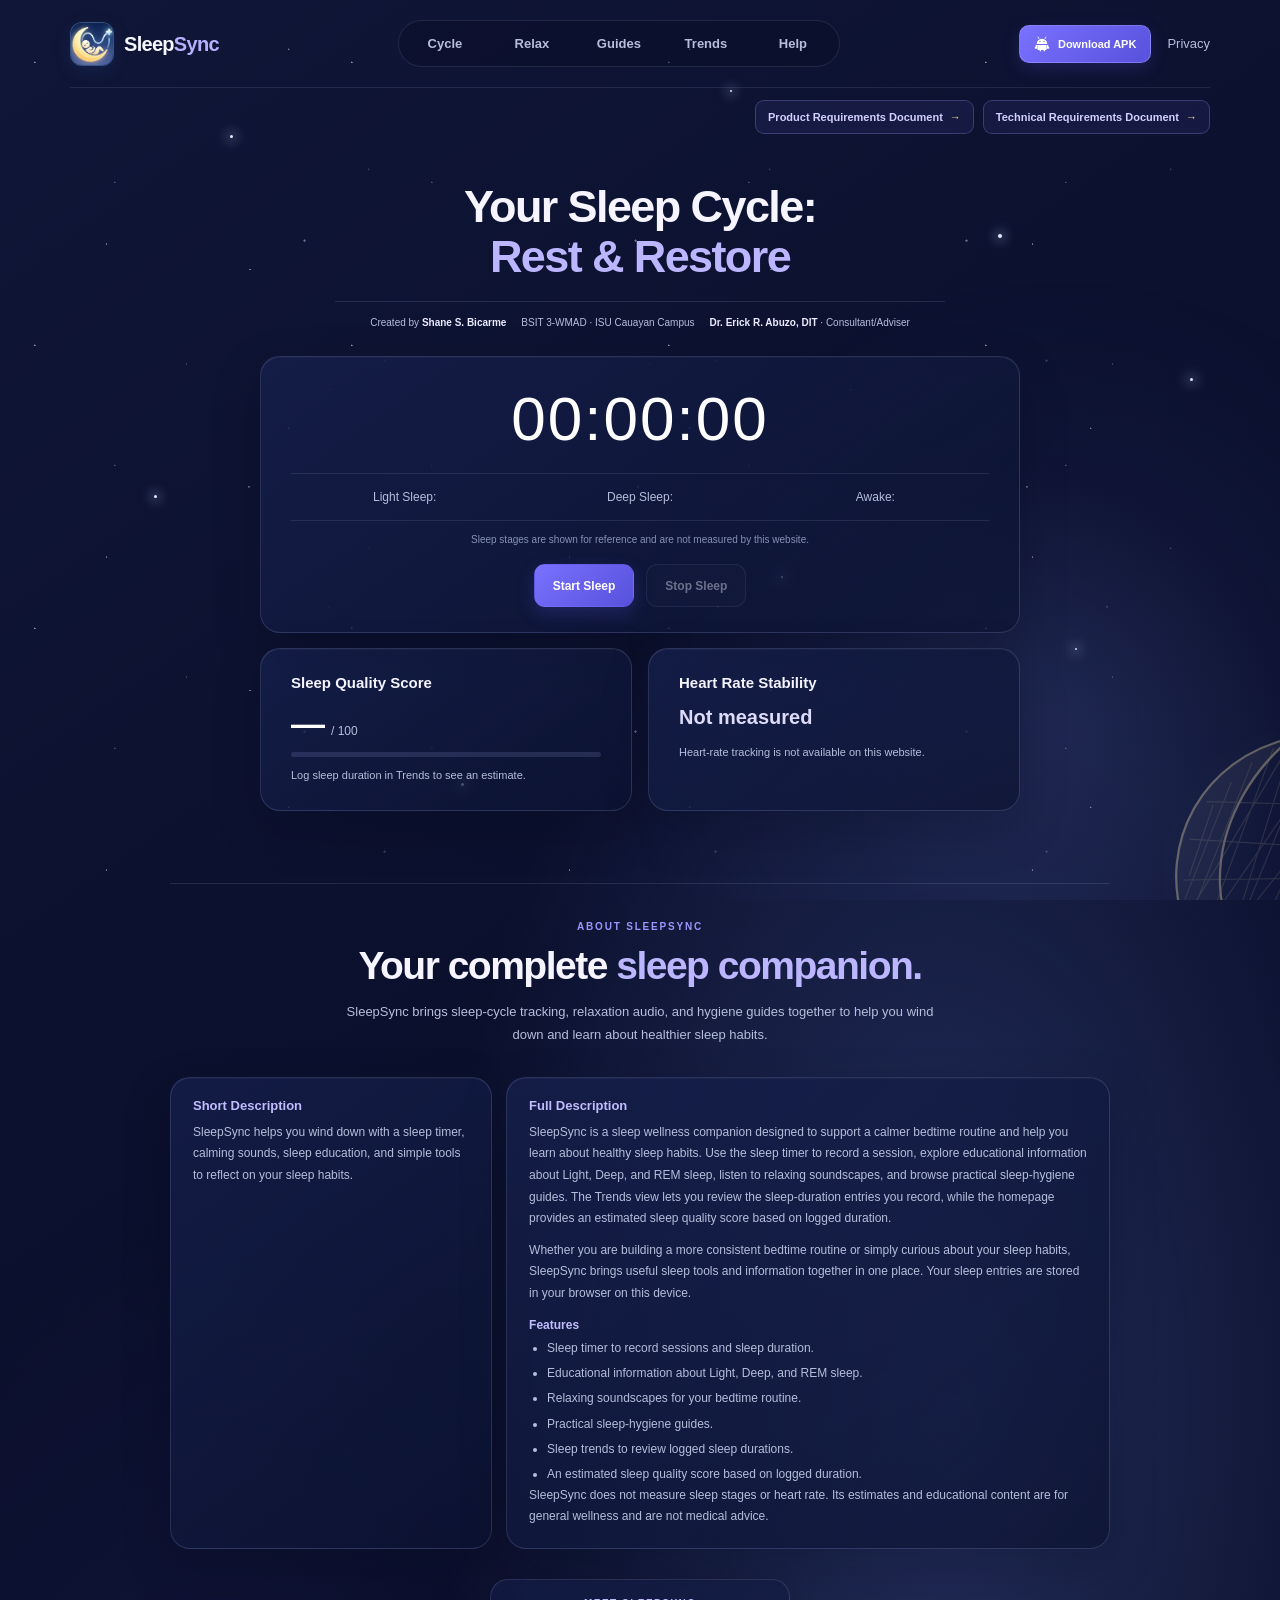
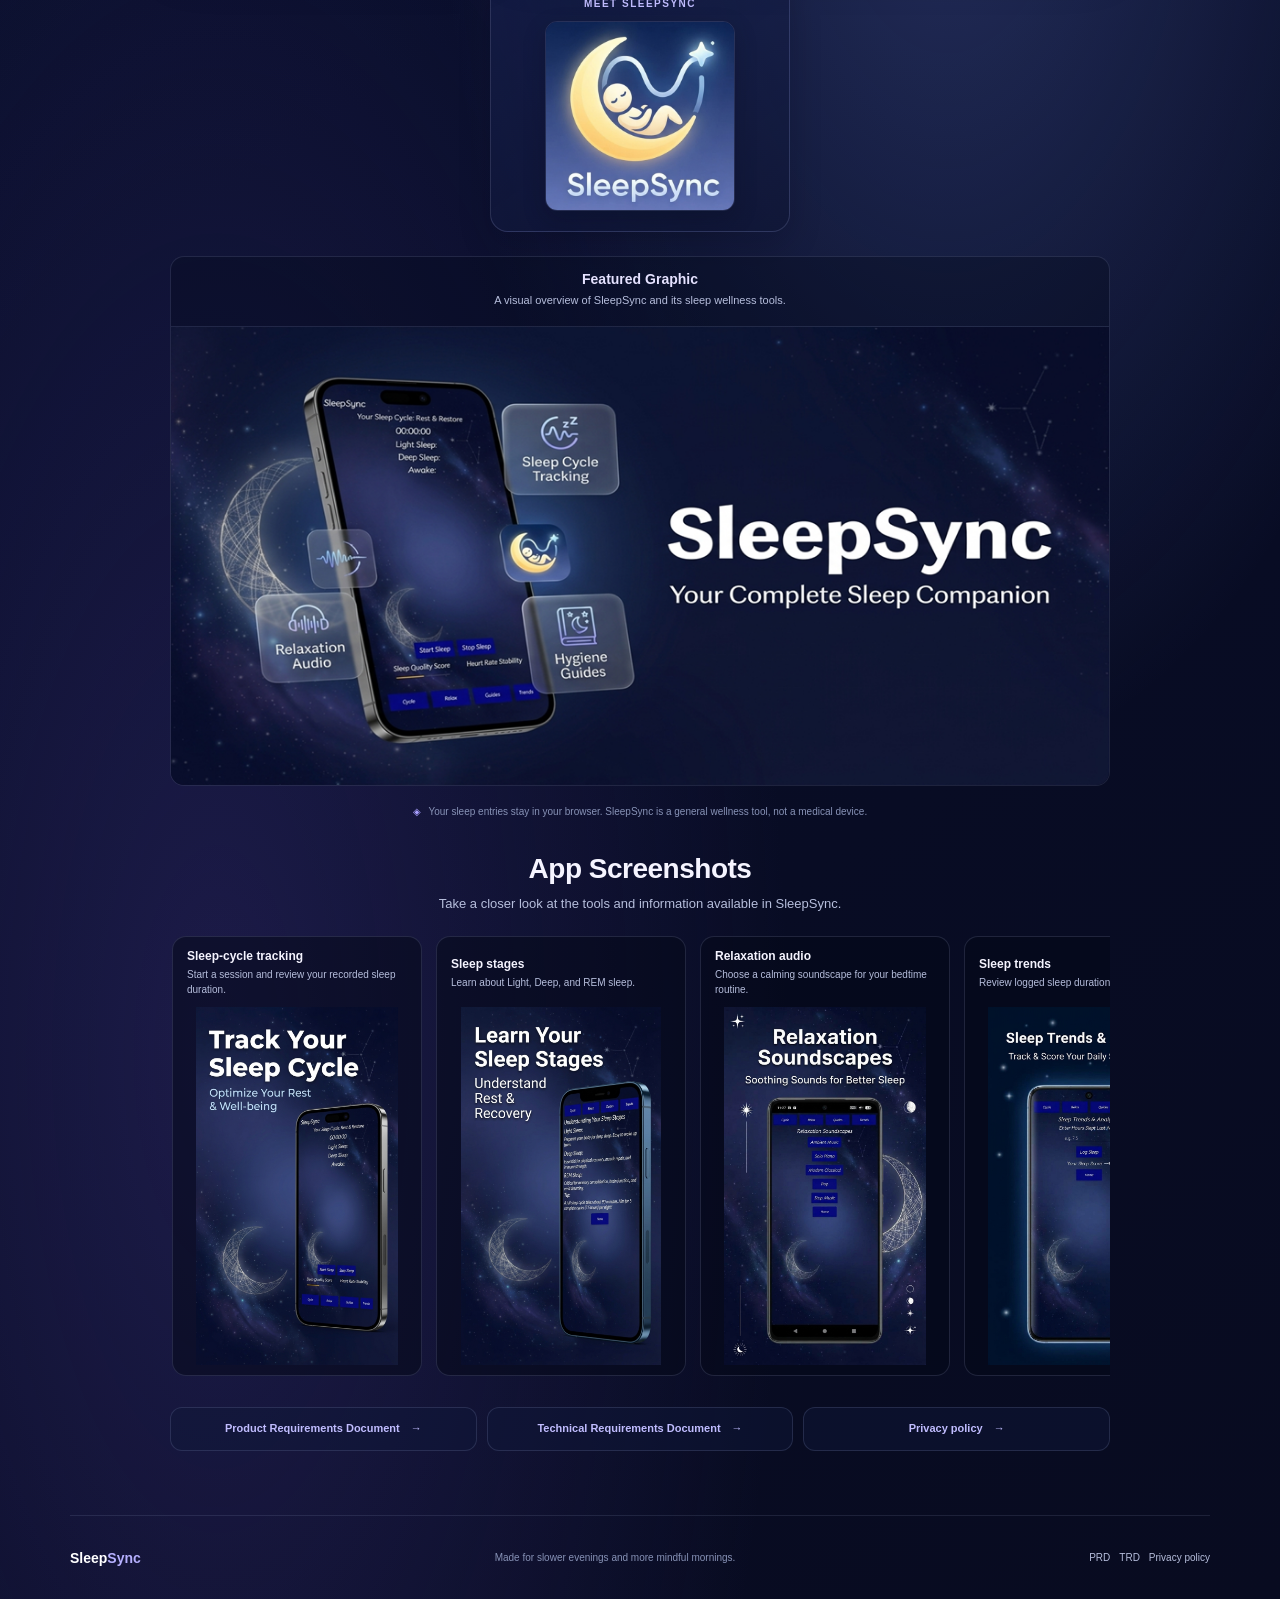
<file: index.html>
<!doctype html>
<html lang="en">
<head>
  <meta charset="utf-8">
  <meta name="viewport" content="width=device-width, initial-scale=1">
  <meta name="theme-color" content="#080d28">
  <meta name="description" content="SleepSync is a sleep wellness companion with a sleep timer, relaxation sounds, sleep-stage education, trends, and practical bedtime guides.">
  <title>SleepSync — Rest &amp; Restore</title>
  <link rel="stylesheet" href="styles.css">
  <script src="app.js" defer></script>
</head>
<body>
  <div class="sky" aria-hidden="true">
    <span class="sky-star star-one"></span>
    <span class="sky-star star-two"></span>
    <span class="sky-star star-three"></span>
    <span class="sky-star star-four"></span>
    <span class="sky-star star-five"></span>
    <span class="sky-star star-six"></span>
    <span class="sky-star star-seven"></span>
    <span class="sky-star star-eight"></span>
    <span class="sky-glow"></span>
    <svg class="sky-moon" viewBox="0 0 220 260" role="presentation">
      <path d="M151 22C72 40 33 115 56 184c19 58 79 82 137 49-58 10-103-27-105-81-2-50 24-98 63-130Z" fill="url(#moon-fill)" stroke="#f4e3ad" stroke-width="2"/>
      <path d="M152 25 88 229M135 31 69 210M116 44 59 187M98 61 57 164M82 81 61 143M160 53 89 226M177 79 105 232M187 111 121 234M190 145 140 235M183 179 158 231M151 25 56 184M171 50 61 210M187 81 76 221M193 119 95 229M188 158 119 234M174 193 145 235M76 78 187 81M61 111 193 119M56 147 190 145M61 184 183 179M70 208 174 193M88 229 158 231" fill="none" stroke="#f4e3ad" stroke-opacity=".34" stroke-width="1"/>
      <defs>
        <linearGradient id="moon-fill" x1="30" x2="165" y1="45" y2="228" gradientUnits="userSpaceOnUse">
          <stop stop-color="#f8eabf" stop-opacity=".18"/>
          <stop offset="1" stop-color="#b9c9ff" stop-opacity=".06"/>
        </linearGradient>
      </defs>
    </svg>
  </div>

  <div class="site-shell">
    <header class="site-header">
      <a class="brand" href="index.html" aria-label="SleepSync home">
        <span class="brand-icon" aria-hidden="true"><img src="assets/sleepsync-icon.png" alt=""></span>
        <span class="brand-name">Sleep<span>Sync</span></span>
      </a>
      <nav class="main-nav" aria-label="Main navigation">
        <button class="nav-link" type="button" data-view="cycle">Cycle</button>
        <button class="nav-link" type="button" data-view="relax">Relax</button>
        <button class="nav-link" type="button" data-view="guides">Guides</button>
        <button class="nav-link" type="button" data-view="trends">Trends</button>
        <div class="help-menu">
          <button class="nav-link help-menu-trigger" id="help-menu-trigger" type="button" aria-haspopup="true" aria-expanded="false" aria-controls="help-menu-panel">Help</button>
          <div class="help-menu-panel" id="help-menu-panel" role="region" aria-labelledby="help-menu-title" hidden>
            <h2 id="help-menu-title">Quick help</h2>
            <ul>
              <li><strong>Cycle:</strong> Start Sleep to time a session, then Stop Sleep when you’re done. Sessions of at least 15 minutes are saved automatically. Sleep stages aren’t measured.</li>
              <li><strong>Relax:</strong> Choose a sound, adjust its volume, and select Stop sound to end playback.</li>
              <li><strong>Guides:</strong> Browse practical ideas for a calmer bedtime routine.</li>
              <li><strong>Trends:</strong> Enter the date and hours you slept, then choose Log sleep to save an entry and review your history. Your score is an estimate based on sleep duration.</li>
            </ul>
            <p>Your entries are saved in this browser on this device. SleepSync offers general wellness information, not medical advice.</p>
          </div>
        </div>
      </nav>
      <div class="header-actions">
        <a class="header-download" href="https://drive.google.com/uc?export=download&amp;confirm=t&amp;id=1ybfqEwmVlqOTUGgDbvisfIPHjRhlOdPc" aria-label="Download SleepSync APK">
          <svg class="android-download-icon" viewBox="0 0 48 48" aria-hidden="true" focusable="false">
            <path d="m15 8-3-5m21 5 3-5" fill="none" stroke="currentColor" stroke-linecap="round" stroke-width="2.5"/>
            <path d="M8 24a16 16 0 0 1 32 0H8Zm2 3h28v12a3 3 0 0 1-3 3h-2v4h-4v-4h-8v4h-4v-4h-4a3 3 0 0 1-3-3V27Zm-5 0h4v11H5a3 3 0 0 1 0-6Zm38 0h-4v11h4a3 3 0 0 0 0-6Z" fill="currentColor"/>
            <circle cx="18" cy="16" r="1.5" fill="#101637"/>
            <circle cx="30" cy="16" r="1.5" fill="#101637"/>
          </svg>
          Download APK
        </a>
        <a class="header-policy" href="privacy.html">Privacy</a>
      </div>
    </header>
    <nav class="document-shortcuts" aria-label="Project documents">
      <a href="prd.html">Product Requirements Document <span aria-hidden="true">→</span></a>
      <a href="trd.html">Technical Requirements Document <span aria-hidden="true">→</span></a>
    </nav>
    <main>
      <section class="view-panel home-view" data-panel="home" aria-labelledby="home-title">
        <div class="hero-copy">
          <h1 id="home-title">Your Sleep Cycle:<br><span>Rest &amp; Restore</span></h1>
          <div class="hero-credits" aria-label="Project credits">
            <span>Created by <strong>Shane S. Bicarme</strong></span>
            <span>BSIT 3-WMAD · ISU Cauayan Campus</span>
            <span><strong>Dr. Erick R. Abuzo, DIT</strong> · Consultant/Adviser</span>
          </div>
        </div>

        <div class="dashboard-grid">
          <section class="glass-card tracker-card" aria-label="Sleep session timer">
            <div class="timer-display" id="sleep-timer" role="timer" aria-live="off">00:00:00</div>
            <div class="sleep-stages" aria-label="Sleep stages">
              <div>Light Sleep:</div>
              <div>Deep Sleep:</div>
              <div>Awake:</div>
            </div>
            <p class="estimate-note">Sleep stages are shown for reference and are not measured by this website.</p>
            <div class="button-row">
              <button class="button button-primary" id="start-sleep" type="button">Start Sleep</button>
              <button class="button button-secondary" id="stop-sleep" type="button" disabled>Stop Sleep</button>
            </div>
            <p class="session-message" id="session-message" role="status"></p>
          </section>

        </div>
        <div class="cycle-metrics">
          <section class="glass-card cycle-metric" aria-labelledby="score-heading">
            <h2 id="score-heading">Sleep Quality Score</h2>
            <div class="metric-value"><strong id="sleep-score">—</strong><span>/ 100</span></div>
            <div class="score-meter" id="score-meter" role="progressbar" aria-label="Estimated sleep quality score" aria-valuemin="0" aria-valuemax="100" aria-valuetext="No score yet"><span></span></div>
            <p class="score-caption" id="score-caption">Log sleep duration in Trends to see an estimate.</p>
          </section>
          <section class="glass-card cycle-metric" aria-labelledby="heart-rate-heading">
            <h2 id="heart-rate-heading">Heart Rate Stability</h2>
            <div class="metric-value metric-unavailable">Not measured</div>
            <p class="metric-note">Heart-rate tracking is not available on this website.</p>
          </section>
        </div>
        <section class="homepage-about" id="about-sleepsync" aria-labelledby="about-title">
          <section class="showcase-section">
            <div class="showcase-intro">
              <p class="eyebrow">ABOUT SLEEPSYNC</p>
              <h2 id="about-title">Your complete <span>sleep companion.</span></h2>
              <p>SleepSync brings sleep-cycle tracking, relaxation audio, and hygiene guides together to help you wind down and learn about healthier sleep habits.</p>
            </div>
            <section class="app-description" aria-label="SleepSync description">
              <div class="app-description-grid">
                <article class="glass-card app-description-card">
                  <h4>Short Description</h4>
                  <p>SleepSync helps you wind down with a sleep timer, calming sounds, sleep education, and simple tools to reflect on your sleep habits.</p>
                </article>
                <article class="glass-card app-description-card">
                  <h4>Full Description</h4>
                  <p>SleepSync is a sleep wellness companion designed to support a calmer bedtime routine and help you learn about healthy sleep habits. Use the sleep timer to record a session, explore educational information about Light, Deep, and REM sleep, listen to relaxing soundscapes, and browse practical sleep-hygiene guides. The Trends view lets you review the sleep-duration entries you record, while the homepage provides an estimated sleep quality score based on logged duration.</p>
                  <p>Whether you are building a more consistent bedtime routine or simply curious about your sleep habits, SleepSync brings useful sleep tools and information together in one place. Your sleep entries are stored in your browser on this device.</p>
                  <h5>Features</h5>
                  <ul class="app-feature-list">
                    <li>Sleep timer to record sessions and sleep duration.</li>
                    <li>Educational information about Light, Deep, and REM sleep.</li>
                    <li>Relaxing soundscapes for your bedtime routine.</li>
                    <li>Practical sleep-hygiene guides.</li>
                    <li>Sleep trends to review logged sleep durations.</li>
                    <li>An estimated sleep quality score based on logged duration.</li>
                  </ul>
                  <p>SleepSync does not measure sleep stages or heart rate. Its estimates and educational content are for general wellness and are not medical advice.</p>
                </article>
              </div>
            </section>
            <div class="brand-showcase">
              <p class="eyebrow">MEET SLEEPSYNC</p>
              <img class="about-brand-logo" src="assets/sleepsync-logo.png" alt="SleepSync logo">
            </div>
            <figure class="feature-artwork">
              <figcaption>
                <strong>Featured Graphic</strong>
                <span>A visual overview of SleepSync and its sleep wellness tools.</span>
              </figcaption>
              <img src="assets/project-screenshots/feature-graphic.png" alt="SleepSync feature graphic showing the sleep cycle tracking, relaxation audio, and hygiene guides features">
            </figure>
            <p class="showcase-note"><span aria-hidden="true">◈</span> Your sleep entries stay in your browser. SleepSync is a general wellness tool, not a medical device.</p>
          </section>
          <section class="project-showcase" aria-label="SleepSync feature artwork">
            <div class="showcase-intro">
              <h2>App Screenshots</h2>
              <p>Take a closer look at the tools and information available in SleepSync.</p>
            </div>
            <div class="screenshot-gallery mockup-gallery">
              <a class="showcase-image" href="assets/project-screenshots/sleep-cycle.png" target="_blank" rel="noopener noreferrer"><span class="showcase-caption"><strong>Sleep-cycle tracking</strong><span>Start a session and review your recorded sleep duration.</span></span><img src="assets/project-screenshots/sleep-cycle.png" alt="SleepSync sleep cycle feature image"></a>
              <a class="showcase-image" href="assets/project-screenshots/sleep-stages.png" target="_blank" rel="noopener noreferrer"><span class="showcase-caption"><strong>Sleep stages</strong><span>Learn about Light, Deep, and REM sleep.</span></span><img src="assets/project-screenshots/sleep-stages.png" alt="SleepSync sleep stages feature image"></a>
              <a class="showcase-image" href="assets/project-screenshots/relaxation-audio.png" target="_blank" rel="noopener noreferrer"><span class="showcase-caption"><strong>Relaxation audio</strong><span>Choose a calming soundscape for your bedtime routine.</span></span><img src="assets/project-screenshots/relaxation-audio.png" alt="SleepSync relaxation audio feature image"></a>
              <a class="showcase-image" href="assets/project-screenshots/sleep-trends.png" target="_blank" rel="noopener noreferrer"><span class="showcase-caption"><strong>Sleep trends</strong><span>Review logged sleep durations and summaries.</span></span><img src="assets/project-screenshots/sleep-trends.png" alt="SleepSync sleep trends feature image"></a>
              <a class="showcase-image" href="assets/project-screenshots/sleep-guides.png" target="_blank" rel="noopener noreferrer"><span class="showcase-caption"><strong>Sleep guides</strong><span>Browse practical tips for a calmer bedtime.</span></span><img src="assets/project-screenshots/sleep-guides.png" alt="SleepSync sleep hygiene guide feature image"></a>
            </div>
            <nav class="showcase-links" aria-label="More about SleepSync">
              <a href="prd.html">Product Requirements Document <span aria-hidden="true">→</span></a>
              <a href="trd.html">Technical Requirements Document <span aria-hidden="true">→</span></a>
              <a href="privacy.html">Privacy policy <span aria-hidden="true">→</span></a>
            </nav>
          </section>
        </section>
      </section>

      <section class="view-panel content-view cycle-info-view" data-panel="cycle" aria-labelledby="cycle-title" hidden>
        <div class="section-intro">
          <h1 id="cycle-title">Understanding Your <span>Sleep Stages</span></h1>
        </div>
        <div class="cycle-stage-list">
          <section class="glass-card cycle-stage">
            <h2>Light Sleep</h2>
            <p>Prepares your body for deep sleep. Easy to wake up from.</p>
          </section>
          <section class="glass-card cycle-stage">
            <h2>Deep Sleep</h2>
            <p>Essential for physical recovery, muscle repair, and immune strength.</p>
          </section>
          <section class="glass-card cycle-stage">
            <h2>REM Sleep</h2>
            <p>Critical for memory consolidation, brain function, and vivid dreaming.</p>
          </section>
          <aside class="glass-card cycle-tip">
            <h2>Tip</h2>
            <p>A full sleep cycle takes about 90 minutes. Aim for 5 complete cycles (7.5 hours) per night!</p>
          </aside>
        </div>
        <div class="cycle-home-action">
          <button class="button button-primary" type="button" data-open-view="home">Home</button>
        </div>
      </section>

      <section class="view-panel content-view" data-panel="relax" aria-labelledby="relax-title" hidden>
        <div class="section-intro">
          <p class="eyebrow">A MOMENT TO UNWIND</p>
          <h1 id="relax-title">Relaxation <span>soundscapes</span></h1>
          <p>Choose a soft, locally generated tone to ease into a quieter moment. Start audio only when you’re ready.</p>
        </div>
        <div class="sound-grid">
          <button class="sound-card" type="button" data-sound="rain">
            <span class="sound-icon" aria-hidden="true">☂</span><span class="sound-name">Soft rain</span><span class="sound-detail">A gentle, steady hush</span><span class="sound-play">Play sound <span aria-hidden="true">↗</span></span>
          </button>
          <button class="sound-card" type="button" data-sound="piano">
            <span class="sound-icon" aria-hidden="true">♫</span><span class="sound-name">Solo piano</span><span class="sound-detail">Slow, mellow notes</span><span class="sound-play">Play sound <span aria-hidden="true">↗</span></span>
          </button>
          <button class="sound-card" type="button" data-sound="night">
            <span class="sound-icon" aria-hidden="true">✧</span><span class="sound-name">Night air</span><span class="sound-detail">A low, spacious drone</span><span class="sound-play">Play sound <span aria-hidden="true">↗</span></span>
          </button>
        </div>
        <div class="sound-controls glass-card">
          <div><p class="eyebrow">NOW PLAYING</p><p id="sound-status" class="sound-status" role="status">Nothing playing</p></div>
          <label class="volume-control" for="volume">Volume <input id="volume" type="range" min="0" max="35" value="15"></label>
          <button class="button button-secondary" id="stop-sound" type="button" disabled>Stop sound</button>
        </div>
        <p class="privacy-hint"><span aria-hidden="true">◈</span> Sounds are created in your browser. No audio is recorded or sent anywhere.</p>
      </section>

      <section class="view-panel content-view" data-panel="guides" aria-labelledby="guides-title" hidden>
        <div class="section-intro">
          <p class="eyebrow">SMALL HABITS, SOFTER NIGHTS</p>
          <h1 id="guides-title">Sleep hygiene <span>guides</span></h1>
          <p>Simple ideas to help make your sleep environment and bedtime routine feel more restful.</p>
        </div>
        <div class="guide-grid">
          <article class="glass-card guide-card">
            <span class="guide-number">01</span><h2>Find your rhythm</h2>
            <p>Try going to bed and waking up around the same time each day, weekends included. A consistent routine can support your body's natural sleep-wake rhythm.</p>
          </article>
          <article class="glass-card guide-card">
            <span class="guide-number">02</span><h2>Make space for rest</h2>
            <p>Keep your room dark, quiet, and comfortably cool. A restful environment can help signal that it’s time to wind down.</p>
          </article>
          <article class="glass-card guide-card">
            <span class="guide-number">03</span><h2>Ease away from screens</h2>
            <p>If it feels right for you, put devices aside for a while before bed and choose a quieter activity instead.</p>
          </article>
          <article class="glass-card guide-card">
            <span class="guide-number">04</span><h2>Build a wind-down ritual</h2>
            <p>Gentle stretching, slow breathing, or soothing sounds can help you shift from a busy day toward a calmer bedtime.</p>
          </article>
          <article class="glass-card guide-card">
            <span class="guide-number">05</span><h2>Notice what affects you</h2>
            <p>Caffeine, alcohol, large meals, and late-day naps affect people differently. Notice your own patterns and adjust what works for you.</p>
          </article>
          <article class="glass-card guide-card guide-note">
            <span class="guide-number">A GENTLE REMINDER</span><h2>Everyone sleeps differently</h2>
            <p>These ideas are for general wellbeing, not medical advice. If sleep troubles are persistent or affecting your daily life, consider speaking with a healthcare professional.</p>
          </article>
        </div>
      </section>

      <section class="view-panel content-view" data-panel="trends" aria-labelledby="trends-title" hidden>
        <div class="section-intro">
          <p class="eyebrow">YOUR NIGHTS, AT A GLANCE</p>
          <h1 id="trends-title">Sleep trends <span>&amp; insights</span></h1>
          <p>Log how long you slept and look for patterns over time. Your entries stay on this device.</p>
        </div>
        <div class="trends-grid">
          <section class="glass-card log-card" aria-labelledby="log-title">
            <p class="eyebrow">A NEW ENTRY</p>
            <h2 id="log-title">How did you sleep?</h2>
            <form id="sleep-log-form">
              <label for="hours-slept">Hours slept last night</label>
              <div class="input-with-suffix"><input id="hours-slept" name="hours" type="number" min="0.5" max="24" step="0.25" placeholder="e.g. 7.5" required><span>hours</span></div>
              <label for="sleep-date">Night of</label>
              <input id="sleep-date" name="date" type="date" required>
              <button class="button button-primary log-button" type="submit">Log sleep <span aria-hidden="true">→</span></button>
              <p class="form-message" id="log-message" role="status"></p>
            </form>
          </section>
          <section class="glass-card chart-card" aria-labelledby="chart-title">
            <div class="card-heading">
              <div><p class="eyebrow">RECENT SLEEP</p><h2 id="chart-title">Your last 7 nights</h2></div>
              <span class="chart-unit">HOURS</span>
            </div>
            <div id="sleep-chart" class="sleep-chart" role="img" aria-label="No sleep entries yet"></div>
            <div class="chart-legend"><span><i></i> Hours slept</span><span class="chart-target"><i></i> 7–9 hour guide</span></div>
          </section>
        </div>
        <section class="glass-card history-card" aria-labelledby="history-title">
          <div class="card-heading">
            <div><p class="eyebrow">YOUR JOURNAL</p><h2 id="history-title">Recent entries</h2></div>
            <span class="history-count" id="history-count">0 nights</span>
          </div>
          <div id="sleep-history" class="sleep-history"><p class="empty-state">Your logged nights will appear here. Add your first entry above.</p></div>
          <button class="text-button clear-data" id="clear-data" type="button" hidden>Clear sleep history</button>
        </section>
      </section>

    </main>

    <footer class="site-footer">
      <a class="footer-brand" href="index.html">Sleep<span>Sync</span></a>
      <p>Made for slower evenings and more mindful mornings.</p>
      <div class="footer-links">
        <a href="prd.html">PRD</a>
        <a href="trd.html">TRD</a>
        <a href="privacy.html">Privacy policy</a>
      </div>
    </footer>
  </div>
</body>
</html>
</file>
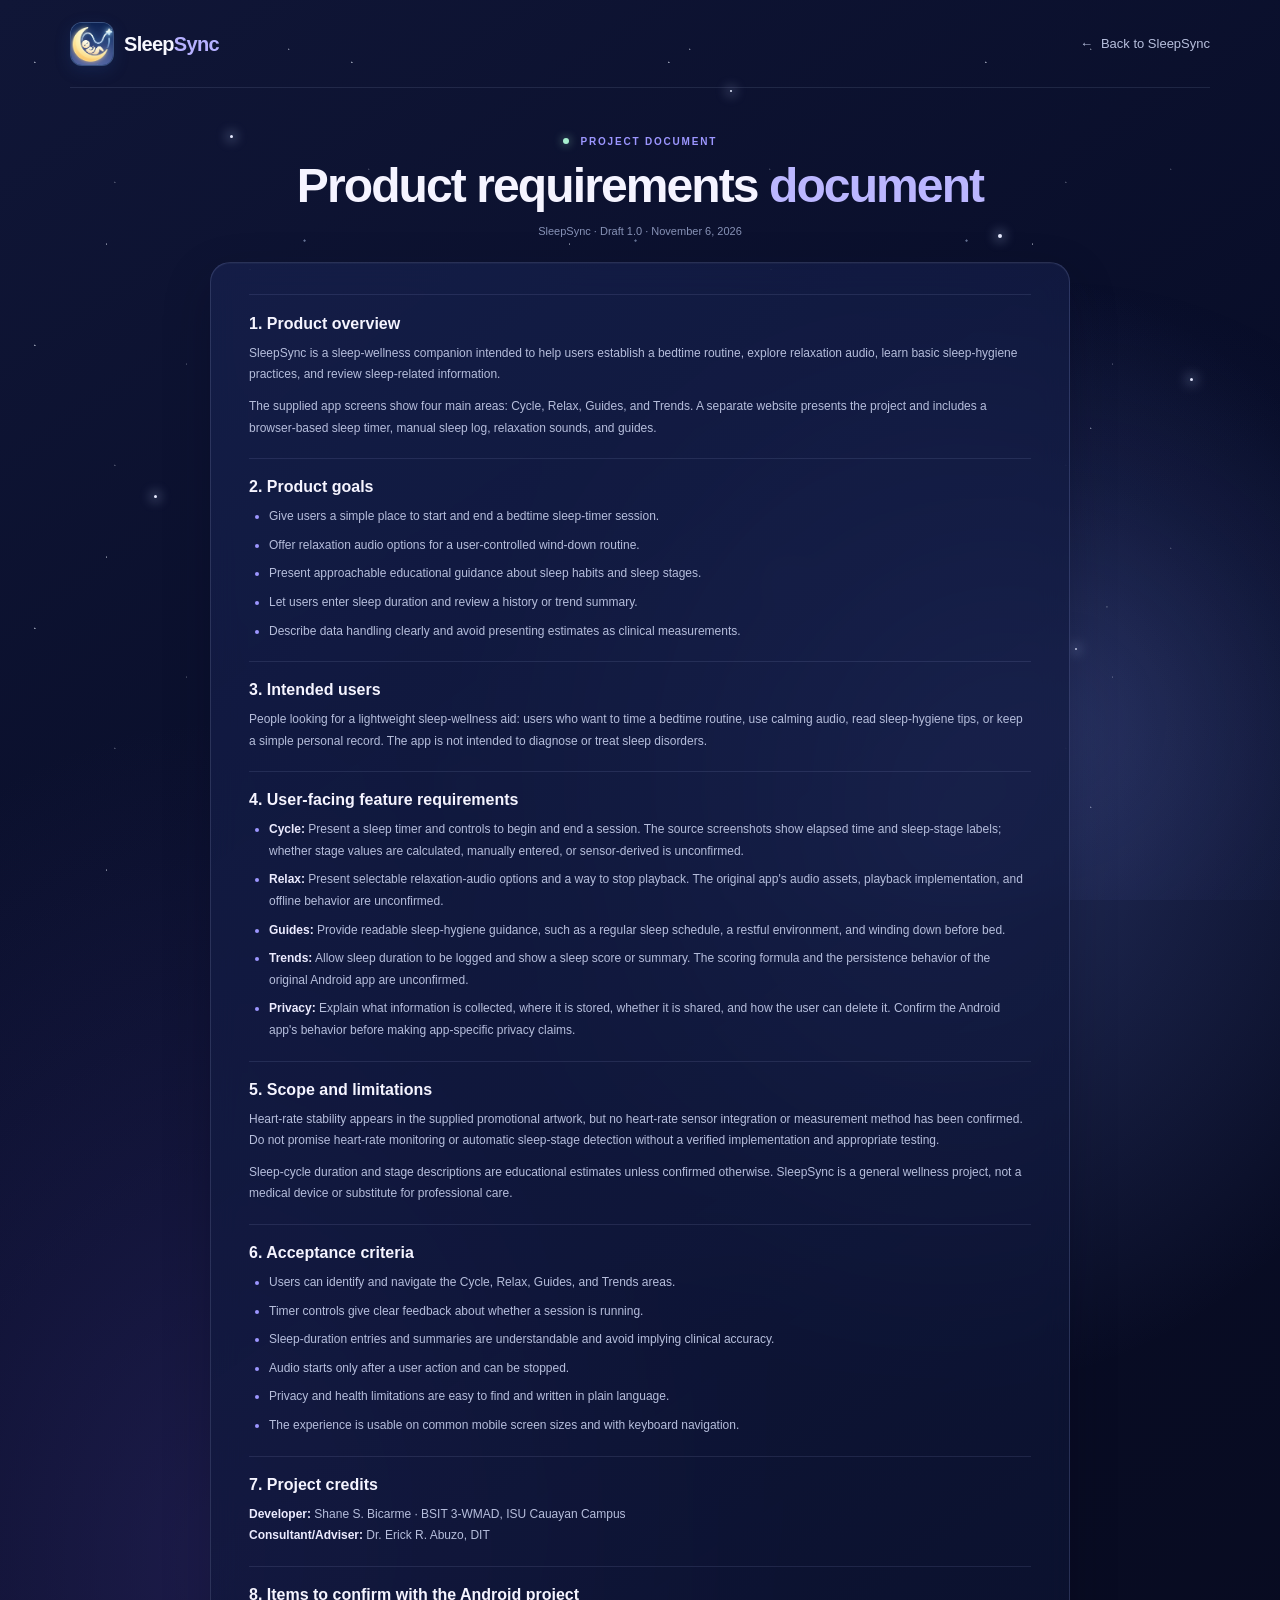
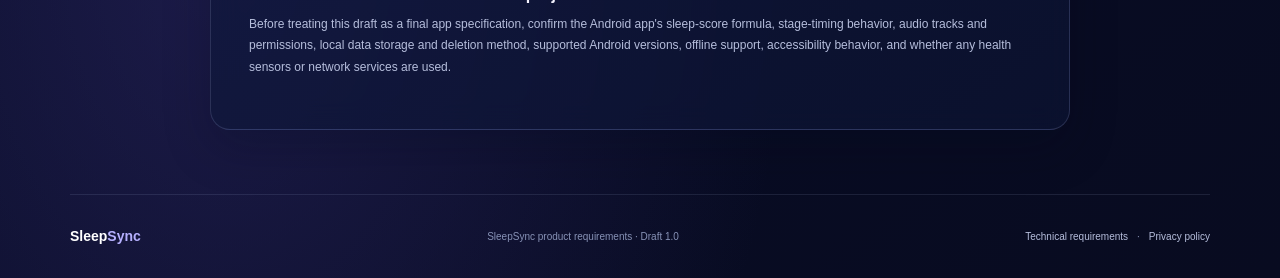
<file: prd.html>
<!doctype html>
<html lang="en">
<head>
  <meta charset="utf-8">
  <meta name="viewport" content="width=device-width, initial-scale=1">
  <meta name="theme-color" content="#080d28">
  <meta name="description" content="SleepSync product requirements document: purpose, user-facing features, scope, and acceptance criteria.">
  <title>Product Requirements — SleepSync</title>
  <link rel="stylesheet" href="styles.css">
</head>
<body>
  <div class="sky" aria-hidden="true">
    <span class="sky-star star-one"></span><span class="sky-star star-two"></span>
    <span class="sky-star star-three"></span><span class="sky-star star-four"></span>
    <span class="sky-star star-five"></span><span class="sky-star star-six"></span>
    <span class="sky-star star-seven"></span><span class="sky-star star-eight"></span>
    <span class="sky-glow"></span>
  </div>
  <div class="site-shell">
    <header class="site-header">
      <a class="brand" href="index.html" aria-label="SleepSync home">
        <span class="brand-icon" aria-hidden="true"><img src="assets/sleepsync-icon.png" alt=""></span>
        <span class="brand-name">Sleep<span>Sync</span></span>
      </a>
      <a class="back-link" href="index.html"><span aria-hidden="true">←</span> Back to SleepSync</a>
    </header>
    <main class="document-main">
      <section class="document-heading">
        <p class="eyebrow"><span class="status-dot"></span> PROJECT DOCUMENT</p>
        <h1>Product requirements <span>document</span></h1>
        <p>SleepSync · Draft 1.0 · November 6, 2026</p>
      </section>
      <article class="glass-card document-content">
        <section>
          <h2>1. Product overview</h2>
          <p>SleepSync is a sleep-wellness companion intended to help users establish a bedtime routine, explore relaxation audio, learn basic sleep-hygiene practices, and review sleep-related information.</p>
          <p>The supplied app screens show four main areas: Cycle, Relax, Guides, and Trends. A separate website presents the project and includes a browser-based sleep timer, manual sleep log, relaxation sounds, and guides.</p>
        </section>
        <section>
          <h2>2. Product goals</h2>
          <ul>
            <li>Give users a simple place to start and end a bedtime sleep-timer session.</li>
            <li>Offer relaxation audio options for a user-controlled wind-down routine.</li>
            <li>Present approachable educational guidance about sleep habits and sleep stages.</li>
            <li>Let users enter sleep duration and review a history or trend summary.</li>
            <li>Describe data handling clearly and avoid presenting estimates as clinical measurements.</li>
          </ul>
        </section>
        <section>
          <h2>3. Intended users</h2>
          <p>People looking for a lightweight sleep-wellness aid: users who want to time a bedtime routine, use calming audio, read sleep-hygiene tips, or keep a simple personal record. The app is not intended to diagnose or treat sleep disorders.</p>
        </section>
        <section>
          <h2>4. User-facing feature requirements</h2>
          <ul>
            <li><strong>Cycle:</strong> Present a sleep timer and controls to begin and end a session. The source screenshots show elapsed time and sleep-stage labels; whether stage values are calculated, manually entered, or sensor-derived is unconfirmed.</li>
            <li><strong>Relax:</strong> Present selectable relaxation-audio options and a way to stop playback. The original app's audio assets, playback implementation, and offline behavior are unconfirmed.</li>
            <li><strong>Guides:</strong> Provide readable sleep-hygiene guidance, such as a regular sleep schedule, a restful environment, and winding down before bed.</li>
            <li><strong>Trends:</strong> Allow sleep duration to be logged and show a sleep score or summary. The scoring formula and the persistence behavior of the original Android app are unconfirmed.</li>
            <li><strong>Privacy:</strong> Explain what information is collected, where it is stored, whether it is shared, and how the user can delete it. Confirm the Android app's behavior before making app-specific privacy claims.</li>
          </ul>
        </section>
        <section>
          <h2>5. Scope and limitations</h2>
          <p>Heart-rate stability appears in the supplied promotional artwork, but no heart-rate sensor integration or measurement method has been confirmed. Do not promise heart-rate monitoring or automatic sleep-stage detection without a verified implementation and appropriate testing.</p>
          <p>Sleep-cycle duration and stage descriptions are educational estimates unless confirmed otherwise. SleepSync is a general wellness project, not a medical device or substitute for professional care.</p>
        </section>
        <section>
          <h2>6. Acceptance criteria</h2>
          <ul>
            <li>Users can identify and navigate the Cycle, Relax, Guides, and Trends areas.</li>
            <li>Timer controls give clear feedback about whether a session is running.</li>
            <li>Sleep-duration entries and summaries are understandable and avoid implying clinical accuracy.</li>
            <li>Audio starts only after a user action and can be stopped.</li>
            <li>Privacy and health limitations are easy to find and written in plain language.</li>
            <li>The experience is usable on common mobile screen sizes and with keyboard navigation.</li>
          </ul>
        </section>
        <section>
          <h2>7. Project credits</h2>
          <p><strong>Developer:</strong> Shane S. Bicarme · BSIT 3-WMAD, ISU Cauayan Campus<br>
          <strong>Consultant/Adviser:</strong> Dr. Erick R. Abuzo, DIT</p>
        </section>
        <section>
          <h2>8. Items to confirm with the Android project</h2>
          <p>Before treating this draft as a final app specification, confirm the Android app's sleep-score formula, stage-timing behavior, audio tracks and permissions, local data storage and deletion method, supported Android versions, offline support, accessibility behavior, and whether any health sensors or network services are used.</p>
        </section>
      </article>
    </main>
    <footer class="site-footer">
      <a class="footer-brand" href="index.html">Sleep<span>Sync</span></a>
      <p>SleepSync product requirements · Draft 1.0</p>
      <div class="footer-links"><a href="trd.html">Technical requirements</a><span aria-hidden="true">·</span><a href="privacy.html">Privacy policy</a></div>
    </footer>
  </div>
    <script>
      if (new URLSearchParams(window.location.search).has("modal")) {
        document.body.classList.add("document-embed");
      }
    </script>
</body>
</html>
</file>
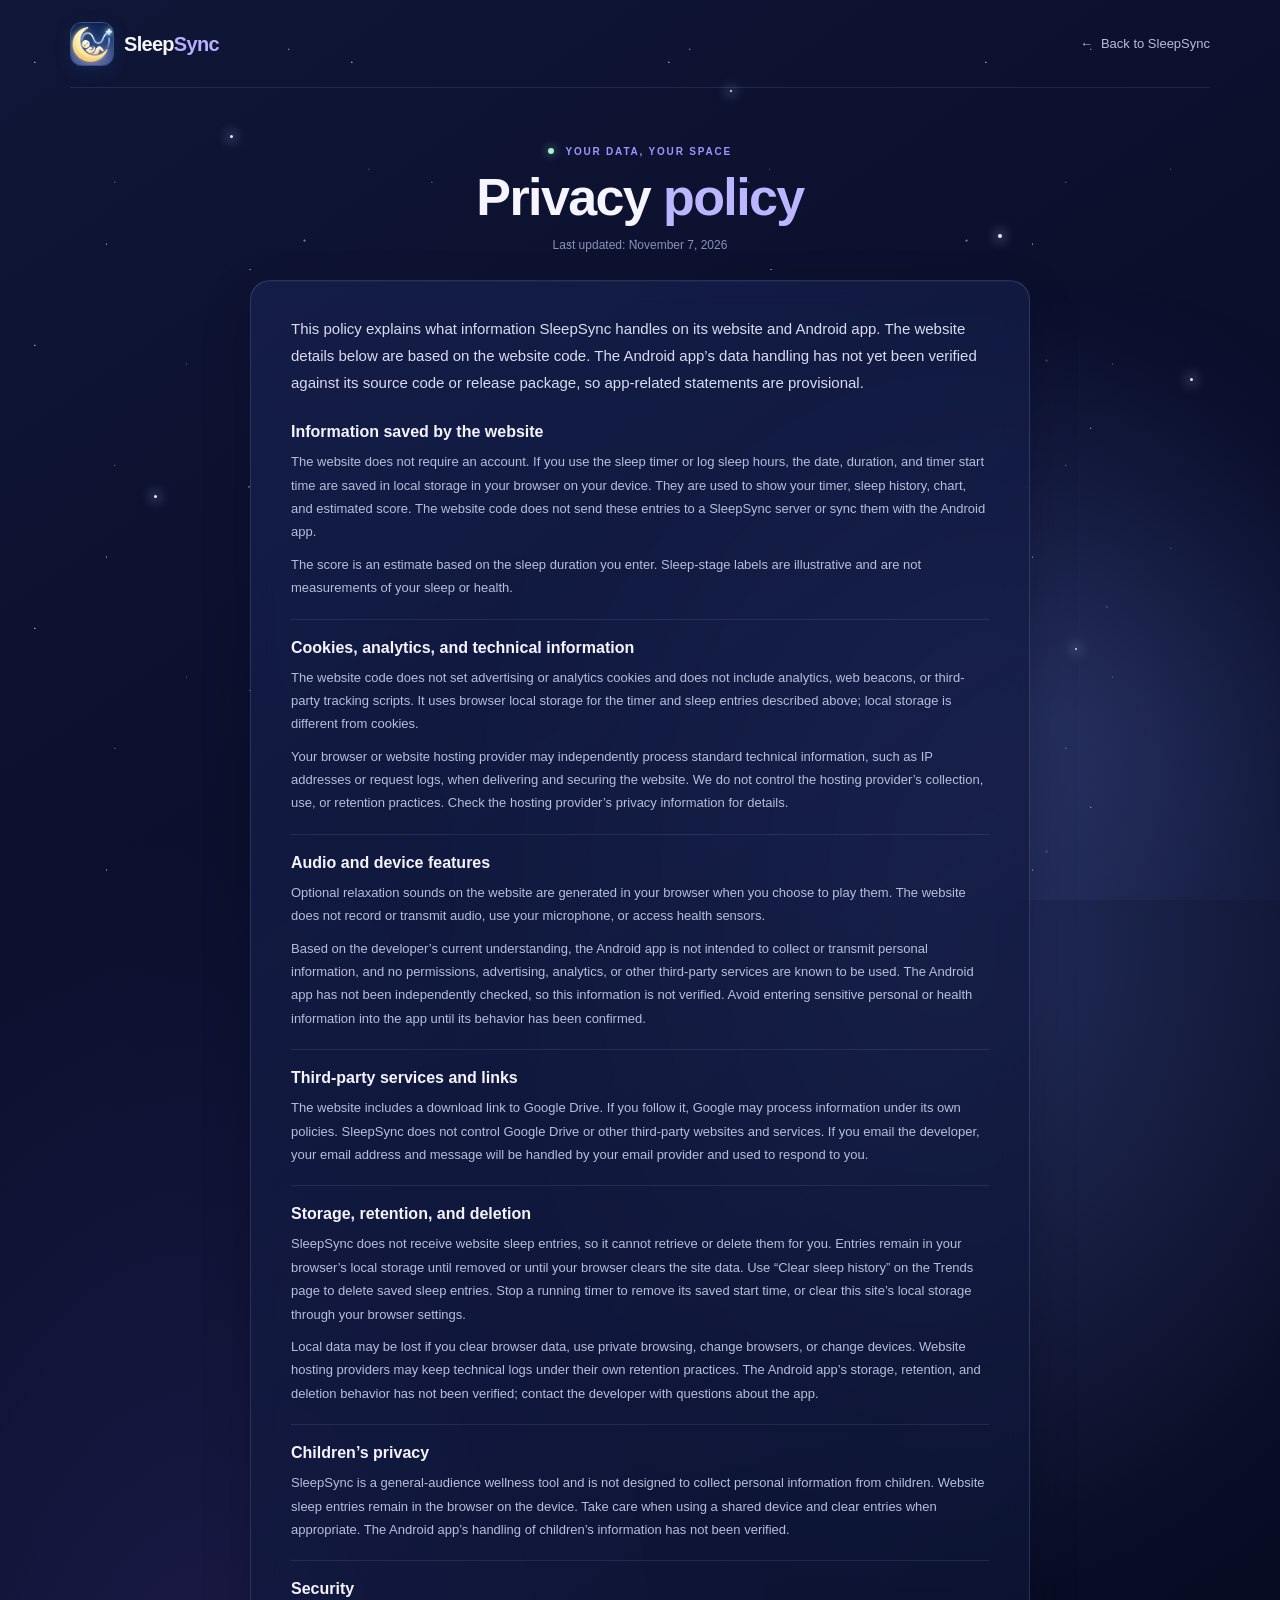
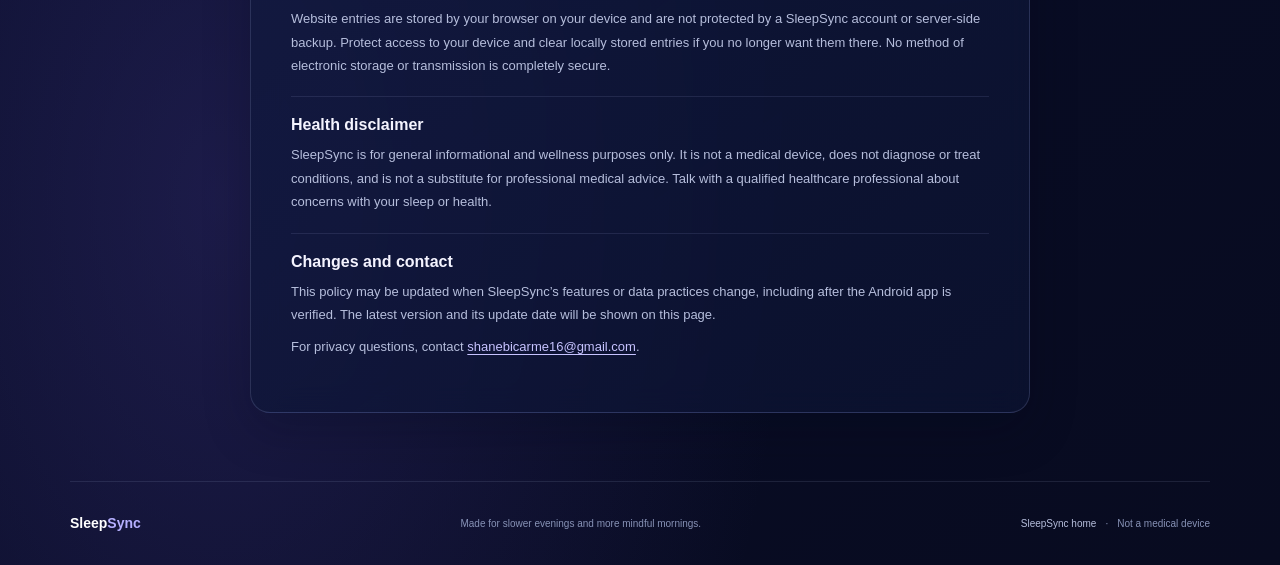
<file: privacy.html>
<!doctype html>
<html lang="en">
<head>
  <meta charset="utf-8">
  <meta name="viewport" content="width=device-width, initial-scale=1">
  <meta name="theme-color" content="#080d28">
  <meta name="description" content="Read the SleepSync privacy policy and learn how website and app information is handled.">
  <title>Privacy Policy — SleepSync</title>
  <link rel="stylesheet" href="styles.css">
</head>
<body>
  <div class="sky" aria-hidden="true">
    <span class="sky-star star-one"></span><span class="sky-star star-two"></span>
    <span class="sky-star star-three"></span><span class="sky-star star-four"></span>
    <span class="sky-star star-five"></span><span class="sky-star star-six"></span>
    <span class="sky-star star-seven"></span><span class="sky-star star-eight"></span>
    <span class="sky-glow"></span>
  </div>
  <div class="site-shell">
    <header class="site-header">
      <a class="brand" href="index.html" aria-label="SleepSync home">
        <span class="brand-icon" aria-hidden="true"><img src="assets/sleepsync-icon.png" alt=""></span>
        <span class="brand-name">Sleep<span>Sync</span></span>
      </a>
      <a class="back-link" href="index.html"><span aria-hidden="true">←</span> Back to SleepSync</a>
    </header>
    <main class="policy-main">
      <section class="policy-heading">
        <p class="eyebrow"><span class="status-dot"></span> YOUR DATA, YOUR SPACE</p>
        <h1>Privacy <span>policy</span></h1>
        <p>Last updated: November 7, 2026</p>
      </section>
      <article class="glass-card policy-content">
        <p class="policy-lead">This policy explains what information SleepSync handles on its website and Android app. The website details below are based on the website code. The Android app’s data handling has not yet been verified against its source code or release package, so app-related statements are provisional.</p>
        <section>
          <h2>Information saved by the website</h2>
          <p>The website does not require an account. If you use the sleep timer or log sleep hours, the date, duration, and timer start time are saved in local storage in your browser on your device. They are used to show your timer, sleep history, chart, and estimated score. The website code does not send these entries to a SleepSync server or sync them with the Android app.</p>
          <p>The score is an estimate based on the sleep duration you enter. Sleep-stage labels are illustrative and are not measurements of your sleep or health.</p>
        </section>
        <section>
          <h2>Cookies, analytics, and technical information</h2>
          <p>The website code does not set advertising or analytics cookies and does not include analytics, web beacons, or third-party tracking scripts. It uses browser local storage for the timer and sleep entries described above; local storage is different from cookies.</p>
          <p>Your browser or website hosting provider may independently process standard technical information, such as IP addresses or request logs, when delivering and securing the website. We do not control the hosting provider’s collection, use, or retention practices. Check the hosting provider’s privacy information for details.</p>
        </section>
        <section>
          <h2>Audio and device features</h2>
          <p>Optional relaxation sounds on the website are generated in your browser when you choose to play them. The website does not record or transmit audio, use your microphone, or access health sensors.</p>
          <p>Based on the developer’s current understanding, the Android app is not intended to collect or transmit personal information, and no permissions, advertising, analytics, or other third-party services are known to be used. The Android app has not been independently checked, so this information is not verified. Avoid entering sensitive personal or health information into the app until its behavior has been confirmed.</p>
        </section>
        <section>
          <h2>Third-party services and links</h2>
          <p>The website includes a download link to Google Drive. If you follow it, Google may process information under its own policies. SleepSync does not control Google Drive or other third-party websites and services. If you email the developer, your email address and message will be handled by your email provider and used to respond to you.</p>
        </section>
        <section>
          <h2>Storage, retention, and deletion</h2>
          <p>SleepSync does not receive website sleep entries, so it cannot retrieve or delete them for you. Entries remain in your browser’s local storage until removed or until your browser clears the site data. Use “Clear sleep history” on the Trends page to delete saved sleep entries. Stop a running timer to remove its saved start time, or clear this site’s local storage through your browser settings.</p>
          <p>Local data may be lost if you clear browser data, use private browsing, change browsers, or change devices. Website hosting providers may keep technical logs under their own retention practices. The Android app’s storage, retention, and deletion behavior has not been verified; contact the developer with questions about the app.</p>
        </section>
        <section>
          <h2>Children’s privacy</h2>
          <p>SleepSync is a general-audience wellness tool and is not designed to collect personal information from children. Website sleep entries remain in the browser on the device. Take care when using a shared device and clear entries when appropriate. The Android app’s handling of children’s information has not been verified.</p>
        </section>
        <section>
          <h2>Security</h2>
          <p>Website entries are stored by your browser on your device and are not protected by a SleepSync account or server-side backup. Protect access to your device and clear locally stored entries if you no longer want them there. No method of electronic storage or transmission is completely secure.</p>
        </section>
        <section>
          <h2>Health disclaimer</h2>
          <p>SleepSync is for general informational and wellness purposes only. It is not a medical device, does not diagnose or treat conditions, and is not a substitute for professional medical advice. Talk with a qualified healthcare professional about concerns with your sleep or health.</p>
        </section>
        <section>
          <h2>Changes and contact</h2>
          <p>This policy may be updated when SleepSync’s features or data practices change, including after the Android app is verified. The latest version and its update date will be shown on this page.</p>
          <p>For privacy questions, contact <a href="mailto:shanebicarme16@gmail.com">shanebicarme16@gmail.com</a>.</p>
        </section>
      </article>
    </main>
    <footer class="site-footer">
      <a class="footer-brand" href="index.html">Sleep<span>Sync</span></a>
      <p>Made for slower evenings and more mindful mornings.</p>
      <div class="footer-links"><a href="index.html">SleepSync home</a><span aria-hidden="true">·</span><span>Not a medical device</span></div>
    </footer>
  </div>
</body>
</html>
</file>
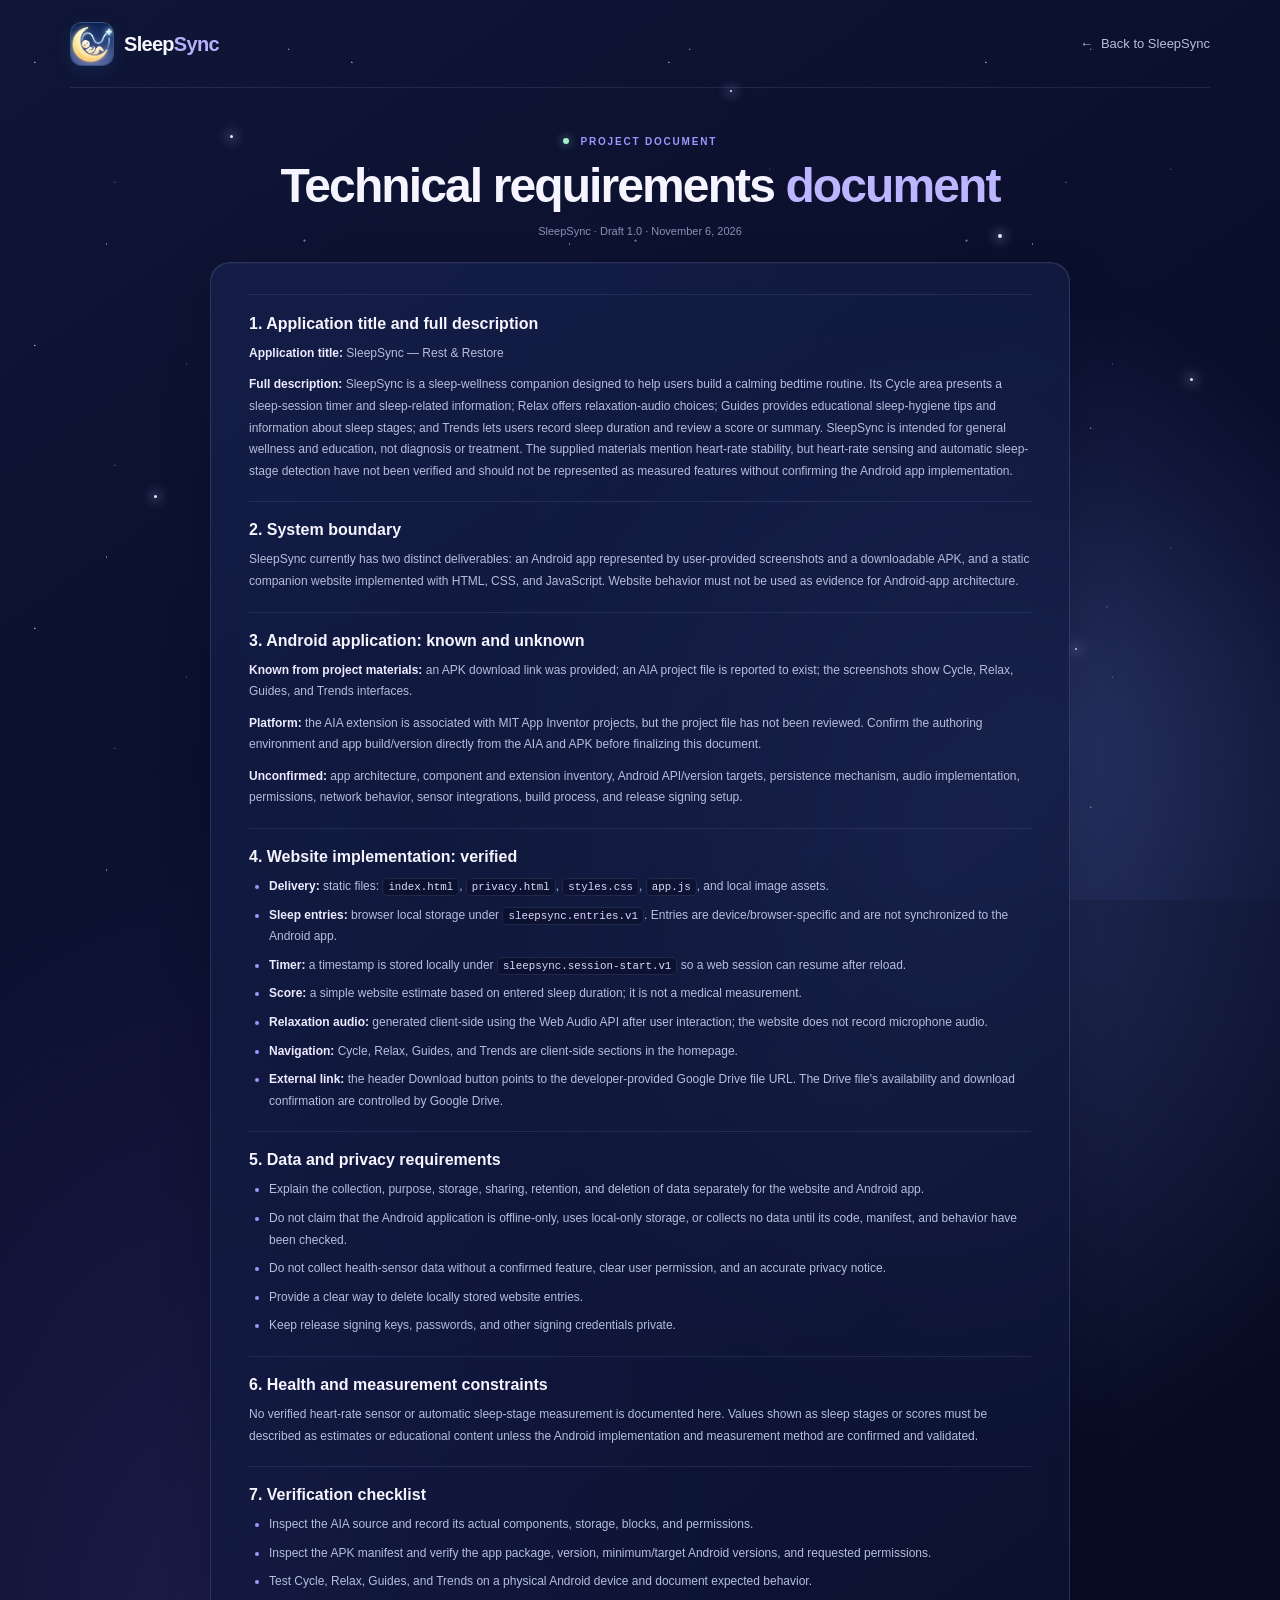
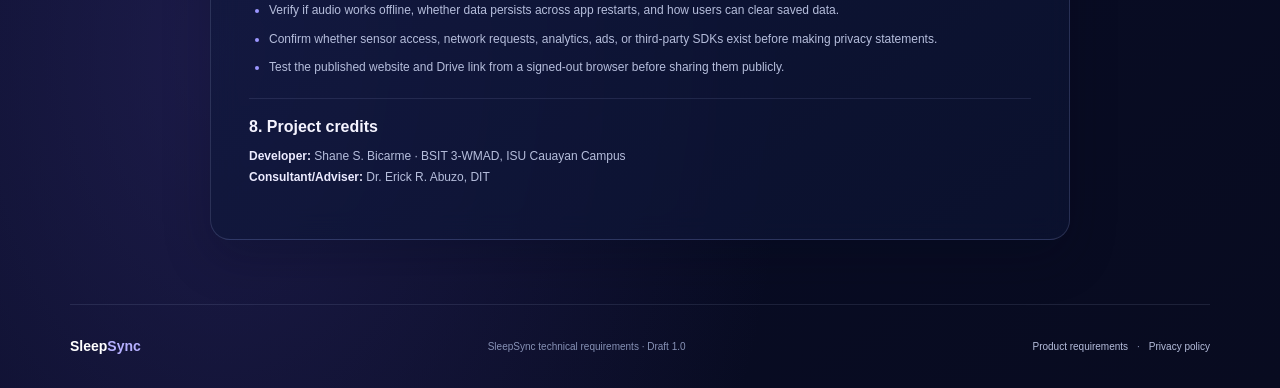
<file: trd.html>
<!doctype html>
<html lang="en">
<head>
  <meta charset="utf-8">
  <meta name="viewport" content="width=device-width, initial-scale=1">
  <meta name="theme-color" content="#080d28">
  <meta name="description" content="SleepSync technical requirements draft, separating verified website behavior from unconfirmed Android implementation details.">
  <title>Technical Requirements — SleepSync</title>
  <link rel="stylesheet" href="styles.css">
</head>
<body>
  <div class="sky" aria-hidden="true">
    <span class="sky-star star-one"></span><span class="sky-star star-two"></span>
    <span class="sky-star star-three"></span><span class="sky-star star-four"></span>
    <span class="sky-star star-five"></span><span class="sky-star star-six"></span>
    <span class="sky-star star-seven"></span><span class="sky-star star-eight"></span>
    <span class="sky-glow"></span>
  </div>
  <div class="site-shell">
    <header class="site-header">
      <a class="brand" href="index.html" aria-label="SleepSync home">
        <span class="brand-icon" aria-hidden="true"><img src="assets/sleepsync-icon.png" alt=""></span>
        <span class="brand-name">Sleep<span>Sync</span></span>
      </a>
      <a class="back-link" href="index.html"><span aria-hidden="true">←</span> Back to SleepSync</a>
    </header>
    <main class="document-main">
      <section class="document-heading">
        <p class="eyebrow"><span class="status-dot"></span> PROJECT DOCUMENT</p>
        <h1>Technical requirements <span>document</span></h1>
        <p>SleepSync · Draft 1.0 · November 6, 2026</p>
      </section>
      <article class="glass-card document-content">
        <section>
          <h2>1. Application title and full description</h2>
          <p><strong>Application title:</strong> SleepSync — Rest &amp; Restore</p>
          <p><strong>Full description:</strong> SleepSync is a sleep-wellness companion designed to help users build a calming bedtime routine. Its Cycle area presents a sleep-session timer and sleep-related information; Relax offers relaxation-audio choices; Guides provides educational sleep-hygiene tips and information about sleep stages; and Trends lets users record sleep duration and review a score or summary. SleepSync is intended for general wellness and education, not diagnosis or treatment. The supplied materials mention heart-rate stability, but heart-rate sensing and automatic sleep-stage detection have not been verified and should not be represented as measured features without confirming the Android app implementation.</p>
        </section>
        <section>
          <h2>2. System boundary</h2>
          <p>SleepSync currently has two distinct deliverables: an Android app represented by user-provided screenshots and a downloadable APK, and a static companion website implemented with HTML, CSS, and JavaScript. Website behavior must not be used as evidence for Android-app architecture.</p>
        </section>
        <section>
          <h2>3. Android application: known and unknown</h2>
          <p><strong>Known from project materials:</strong> an APK download link was provided; an AIA project file is reported to exist; the screenshots show Cycle, Relax, Guides, and Trends interfaces.</p>
          <p><strong>Platform:</strong> the AIA extension is associated with MIT App Inventor projects, but the project file has not been reviewed. Confirm the authoring environment and app build/version directly from the AIA and APK before finalizing this document.</p>
          <p><strong>Unconfirmed:</strong> app architecture, component and extension inventory, Android API/version targets, persistence mechanism, audio implementation, permissions, network behavior, sensor integrations, build process, and release signing setup.</p>
        </section>
        <section>
          <h2>4. Website implementation: verified</h2>
          <ul>
            <li><strong>Delivery:</strong> static files: <code>index.html</code>, <code>privacy.html</code>, <code>styles.css</code>, <code>app.js</code>, and local image assets.</li>
            <li><strong>Sleep entries:</strong> browser local storage under <code>sleepsync.entries.v1</code>. Entries are device/browser-specific and are not synchronized to the Android app.</li>
            <li><strong>Timer:</strong> a timestamp is stored locally under <code>sleepsync.session-start.v1</code> so a web session can resume after reload.</li>
            <li><strong>Score:</strong> a simple website estimate based on entered sleep duration; it is not a medical measurement.</li>
            <li><strong>Relaxation audio:</strong> generated client-side using the Web Audio API after user interaction; the website does not record microphone audio.</li>
            <li><strong>Navigation:</strong> Cycle, Relax, Guides, and Trends are client-side sections in the homepage.</li>
            <li><strong>External link:</strong> the header Download button points to the developer-provided Google Drive file URL. The Drive file's availability and download confirmation are controlled by Google Drive.</li>
          </ul>
        </section>
        <section>
          <h2>5. Data and privacy requirements</h2>
          <ul>
            <li>Explain the collection, purpose, storage, sharing, retention, and deletion of data separately for the website and Android app.</li>
            <li>Do not claim that the Android application is offline-only, uses local-only storage, or collects no data until its code, manifest, and behavior have been checked.</li>
            <li>Do not collect health-sensor data without a confirmed feature, clear user permission, and an accurate privacy notice.</li>
            <li>Provide a clear way to delete locally stored website entries.</li>
            <li>Keep release signing keys, passwords, and other signing credentials private.</li>
          </ul>
        </section>
        <section>
          <h2>6. Health and measurement constraints</h2>
          <p>No verified heart-rate sensor or automatic sleep-stage measurement is documented here. Values shown as sleep stages or scores must be described as estimates or educational content unless the Android implementation and measurement method are confirmed and validated.</p>
        </section>
        <section>
          <h2>7. Verification checklist</h2>
          <ul>
            <li>Inspect the AIA source and record its actual components, storage, blocks, and permissions.</li>
            <li>Inspect the APK manifest and verify the app package, version, minimum/target Android versions, and requested permissions.</li>
            <li>Test Cycle, Relax, Guides, and Trends on a physical Android device and document expected behavior.</li>
            <li>Verify if audio works offline, whether data persists across app restarts, and how users can clear saved data.</li>
            <li>Confirm whether sensor access, network requests, analytics, ads, or third-party SDKs exist before making privacy statements.</li>
            <li>Test the published website and Drive link from a signed-out browser before sharing them publicly.</li>
          </ul>
        </section>
        <section>
          <h2>8. Project credits</h2>
          <p><strong>Developer:</strong> Shane S. Bicarme · BSIT 3-WMAD, ISU Cauayan Campus<br>
          <strong>Consultant/Adviser:</strong> Dr. Erick R. Abuzo, DIT</p>
        </section>
      </article>
    </main>
    <footer class="site-footer">
      <a class="footer-brand" href="index.html">Sleep<span>Sync</span></a>
      <p>SleepSync technical requirements · Draft 1.0</p>
      <div class="footer-links"><a href="prd.html">Product requirements</a><span aria-hidden="true">·</span><a href="privacy.html">Privacy policy</a></div>
    </footer>
  </div>
  <script>
    if (new URLSearchParams(window.location.search).has("modal")) {
      document.body.classList.add("document-embed");
    }
  </script>
</body>
</html>
</file>
<file: styles.css>
:root {
  color-scheme: dark;
  --ink: #f5f4ff;
  --muted: #b6bedc;
  --dim: #8792b6;
  --night: #080d28;
  --panel: rgba(15, 23, 58, .72);
  --line: rgba(184, 199, 255, .16);
  --blue: #776fff;
  --blue-bright: #9c96ff;
  --gold: #f4d98e;
  font-family: "DM Sans", "Segoe UI", sans-serif;
}

* { box-sizing: border-box; }

html { min-width: 320px; background: var(--night); scroll-behavior: smooth; }

body {
  min-width: 320px;
  min-height: 100vh;
  margin: 0;
  color: var(--ink);
  background:
    radial-gradient(ellipse at 74% 44%, rgba(84, 105, 185, .36), transparent 38%),
    radial-gradient(ellipse at 17% 83%, rgba(54, 46, 118, .44), transparent 38%),
    linear-gradient(145deg, #101637 0%, #080d28 48%, #080b20 100%);
  overflow-x: hidden;
}

button, input { font: inherit; }
button, a, input { -webkit-tap-highlight-color: transparent; }
button:focus-visible, a:focus-visible, input:focus-visible { outline: 2px solid #f4d98e; outline-offset: 4px; }
a { color: inherit; }

.sky { position: fixed; inset: 0; z-index: 0; overflow: hidden; pointer-events: none; }
.sky::before, .sky::after {
  position: absolute;
  inset: 0;
  content: "";
  background-image:
    radial-gradient(1px 1px at 11% 22%, rgba(236, 242, 255, .85) 50%, transparent 100%),
    radial-gradient(1px 1px at 72% 13%, rgba(236, 242, 255, .7) 50%, transparent 100%),
    radial-gradient(1px 1px at 48% 64%, rgba(236, 242, 255, .72) 50%, transparent 100%),
    radial-gradient(1.5px 1.5px at 92% 49%, rgba(194, 215, 255, .7) 50%, transparent 100%),
    radial-gradient(1px 1px at 23% 78%, rgba(236, 242, 255, .7) 50%, transparent 100%),
    radial-gradient(1px 1px at 64% 90%, rgba(236, 242, 255, .75) 50%, transparent 100%);
  background-size: 317px 283px, 401px 379px, 521px 421px, 331px 491px, 463px 313px, 389px 541px;
  opacity: .7;
}
.sky::after { transform: translate(80px, 120px); opacity: .32; }
.sky-glow {
  position: absolute;
  top: 31%;
  right: -17%;
  width: min(76vw, 880px);
  aspect-ratio: 1;
  border-radius: 50%;
  background: radial-gradient(circle, rgba(97, 113, 194, .18), rgba(69, 83, 163, .07) 39%, transparent 71%);
}
.sky-star { position: absolute; width: 3px; height: 3px; border-radius: 50%; background: #e7eaff; box-shadow: 0 0 12px 3px rgba(193, 212, 255, .4); }
.star-one { top: 15%; left: 18%; }.star-two { top: 26%; left: 78%; width: 4px; height: 4px; }.star-three { top: 55%; left: 12%; }
.star-four { top: 72%; left: 84%; width: 2px; height: 2px; }.star-five { top: 87%; left: 36%; }.star-six { top: 10%; left: 57%; width: 2px; height: 2px; }
.star-seven { top: 42%; left: 93%; }.star-eight { top: 64%; left: 61%; width: 2px; height: 2px; }
.sky-moon { position: absolute; width: clamp(150px, 22vw, 250px); right: -7%; bottom: -12%; opacity: .36; filter: drop-shadow(0 0 20px rgba(239, 218, 164, .16)); }

.site-shell { position: relative; z-index: 1; width: min(1140px, calc(100% - 64px)); margin: 0 auto; }
.site-header { min-height: 88px; display: flex; align-items: center; justify-content: space-between; gap: 24px; border-bottom: 1px solid rgba(202, 212, 255, .11); }
.brand { display: inline-flex; flex: 0 0 auto; align-items: center; gap: 10px; text-decoration: none; }
.brand-icon { display: block; width: 44px; height: 44px; flex: 0 0 auto; overflow: hidden; border: 1px solid rgba(185, 207, 255, .25); border-radius: 12px; background: #102855; box-shadow: 0 5px 16px rgba(34, 75, 146, .24); }
.brand-icon img { display: block; width: 100%; height: 100%; object-fit: cover; }
.brand-name { color: #f7f8ff; font: 800 20px/1 "Manrope", sans-serif; letter-spacing: -.7px; white-space: nowrap; }
.brand-name span, .footer-brand span { color: #b6b0ff; }
.main-nav { display: flex; align-items: center; gap: 5px; padding: 5px; border: 1px solid rgba(190, 201, 255, .12); border-radius: 999px; background: rgba(9, 14, 40, .46); }
.nav-link { min-width: 82px; padding: 10px 17px; border: 0; border-radius: 999px; background: transparent; color: var(--muted); font-size: 13px; font-weight: 600; cursor: pointer; transition: background .2s ease, color .2s ease; }
.nav-link:hover { color: var(--ink); }
.nav-link.is-active { color: #fff; background: linear-gradient(135deg, #716af2, #514bd4); box-shadow: 0 5px 20px rgba(95, 88, 232, .25); }
.help-menu { position: relative; }
.help-menu-panel { position: absolute; z-index: 8; top: calc(100% + 10px); right: 0; width: min(340px, calc(100vw - 32px)); max-height: min(70vh, 560px); overflow-y: auto; padding: 16px; border: 1px solid var(--line); border-radius: 12px; background: rgba(12, 19, 50, .98); box-shadow: 0 14px 36px rgba(0, 0, 0, .35); color: var(--ink); }
.help-menu-panel[hidden] { display: none; }
.help-menu-panel h2 { margin: 0 0 10px; font-size: 15px; }
.help-menu-panel ul { display: grid; gap: 9px; margin: 0; padding-left: 18px; color: var(--muted); font-size: 12px; line-height: 1.55; }
.help-menu-panel strong { color: var(--ink); }
.help-menu-panel p { margin: 12px 0 0; color: var(--muted); font-size: 11px; line-height: 1.5; }
.header-actions { display: flex; align-items: center; gap: 16px; }
.header-policy, .back-link { color: var(--muted); font-size: 13px; text-decoration: none; white-space: nowrap; }
.header-policy:hover, .back-link:hover, .footer-links a:hover { color: #fff; }
.header-download { display: inline-flex; min-height: 38px; align-items: center; justify-content: center; gap: 8px; padding: 0 14px; border: 1px solid rgba(170, 163, 255, .4); border-radius: 10px; background: linear-gradient(135deg, #7971ff, #5851dc); color: #fff; box-shadow: 0 6px 17px rgba(94, 86, 230, .2); font-size: 11px; font-weight: 700; text-decoration: none; white-space: nowrap; transition: transform .18s ease, background .18s ease; }
.header-download:hover { transform: translateY(-1px); background: linear-gradient(135deg, #8982ff, #6962e8); }
.back-link { display: flex; align-items: center; gap: 8px; }
.document-shortcuts { display: flex; flex-wrap: wrap; justify-content: flex-end; gap: 9px; padding: 12px 0 0; }
.document-shortcuts a { display: inline-flex; min-height: 34px; align-items: center; gap: 7px; padding: 0 12px; border: 1px solid rgba(170, 163, 255, .25); border-radius: 9px; background: rgba(119, 111, 255, .09); color: #d3d0ff; font-size: 11px; font-weight: 600; text-decoration: none; }
.document-shortcuts a:hover { border-color: rgba(170, 163, 255, .55); background: rgba(119, 111, 255, .17); color: #fff; }
.document-shortcuts a span { color: var(--gold); }
.android-download-icon { width: 16px; height: 16px; flex: 0 0 auto; }

.view-panel { animation: rise-in .38s ease both; }
@keyframes rise-in { from { opacity: 0; transform: translateY(8px); } to { opacity: 1; transform: translateY(0); } }
.home-view { padding: 48px 0 50px; }
.hero-copy { max-width: 640px; margin: 0 auto 25px; text-align: center; }
.eyebrow { margin: 0 0 12px; color: var(--blue-bright); font-size: 10px; font-weight: 700; letter-spacing: 1.8px; }
.status-dot { display: inline-block; width: 6px; height: 6px; margin: 0 7px 1px 0; border-radius: 50%; background: #a7efcf; box-shadow: 0 0 10px rgba(167, 239, 207, .7); }
h1, h2, p { margin-top: 0; }
h1, h2 { font-family: "Manrope", "Segoe UI", sans-serif; }
.hero-copy h1, .section-intro h1, .policy-heading h1 { margin: 0; font-size: clamp(32px, 4vw, 45px); font-weight: 600; line-height: 1.1; letter-spacing: -1.6px; }
.hero-copy h1 span, .section-intro h1 span, .policy-heading h1 span { color: #bbb6ff; }
.hero-credits { display: flex; flex-wrap: wrap; align-items: center; justify-content: center; gap: 6px 15px; max-width: 610px; margin: 20px auto 0; padding-top: 13px; border-top: 1px solid rgba(202, 212, 255, .13); color: var(--muted); font-size: 10px; line-height: 1.6; }
.hero-credits strong { color: #ecebff; font-weight: 600; }
.dashboard-grid { display: grid; grid-template-columns: minmax(0, 1fr); gap: 18px; max-width: 760px; margin: 0 auto; }
.glass-card { border: 1px solid var(--line); border-radius: 20px; background: linear-gradient(145deg, rgba(22, 32, 77, .77), rgba(12, 19, 50, .72)); box-shadow: 0 18px 48px rgba(3, 7, 27, .23), inset 0 1px 0 rgba(255,255,255,.035); backdrop-filter: blur(14px); }
.tracker-card, .cycle-metric { padding: 25px 30px; }
.card-heading { display: flex; align-items: center; justify-content: space-between; gap: 16px; }
.card-heading .eyebrow { margin-bottom: 8px; }
.card-heading h2, .log-card h2 { margin: 0; font-size: 19px; font-weight: 600; letter-spacing: -.5px; }
.muted-copy { color: var(--muted); font-size: 13px; line-height: 1.7; }
.timer-display { padding: 0 0 17px; color: #fff; font: 500 clamp(44px, 6vw, 62px)/1.2 "Manrope", sans-serif; letter-spacing: 2px; font-variant-numeric: tabular-nums; text-align: center; }
.sleep-stages { display: grid; grid-template-columns: repeat(3, minmax(0, 1fr)); gap: 8px; padding: 16px 0; border-top: 1px solid rgba(196, 206, 255, .11); border-bottom: 1px solid rgba(196, 206, 255, .11); }
.sleep-stages div { color: var(--muted); font-size: 12px; text-align: center; }
.estimate-note { margin: 11px 0 17px; color: var(--dim); font-size: 10px; line-height: 1.5; text-align: center; }
.button-row { display: flex; justify-content: center; gap: 12px; }
.button { min-height: 43px; padding: 0 18px; border: 1px solid transparent; border-radius: 11px; font-size: 12px; font-weight: 700; cursor: pointer; transition: transform .18s ease, background .18s ease, opacity .18s ease; }
.button:hover:not(:disabled) { transform: translateY(-1px); }
.button:disabled { opacity: .43; cursor: not-allowed; }
.button-primary { background: linear-gradient(135deg, #7971ff, #5851dc); color: white; box-shadow: 0 7px 18px rgba(94, 86, 230, .22); }
.button-primary:hover:not(:disabled) { background: linear-gradient(135deg, #8982ff, #6962e8); }
.button-secondary { border-color: rgba(190, 201, 255, .2); background: rgba(255,255,255,.035); color: #e7e8f7; }
.button-secondary:hover:not(:disabled) { background: rgba(255,255,255,.09); }
.session-message { min-height: 16px; margin: 12px 0 0; color: var(--dim); font-size: 11px; }
.session-message:empty { display: none; }
.cycle-metrics { display: grid; grid-template-columns: repeat(2, minmax(0, 1fr)); gap: 16px; max-width: 760px; margin: 15px auto 0; }
.cycle-metric h2 { margin: 0 0 15px; font-size: 15px; font-weight: 600; }
.metric-value { display: flex; align-items: baseline; gap: 6px; color: #fff; }
.metric-value strong { font: 600 34px/1 "Manrope", sans-serif; }
.metric-value > span { color: var(--muted); font-size: 12px; }
.score-meter { height: 5px; margin: 12px 0 10px; overflow: hidden; border-radius: 999px; background: rgba(183, 192, 255, .14); }
.score-meter > span { display: block; width: 0; height: 100%; border-radius: inherit; background: linear-gradient(90deg, #928bff, #f1cf68); transition: width .3s ease; }
.score-caption, .metric-note { margin: 0; color: var(--muted); font-size: 11px; line-height: 1.6; }
.metric-unavailable { min-height: 38px; color: #dedbf9; font-size: 20px; font-weight: 600; }
.text-link, .text-button { color: #c1bdff; font-size: 12px; font-weight: 600; text-decoration: none; }
.text-link span, .text-button span { padding-left: 4px; }
.text-link:hover, .text-button:hover { color: #fff; }
.text-button { padding: 0; border: 0; background: none; cursor: pointer; }
.showcase-section { max-width: 940px; margin: 91px auto 10px; padding-top: 37px; border-top: 1px solid rgba(202, 212, 255, .13); scroll-margin-top: 28px; }
.showcase-intro { max-width: 610px; margin: 0 auto 28px; text-align: center; }
.showcase-intro h1, .showcase-intro h2 { margin: 0; font-size: clamp(29px, 4vw, 39px); font-weight: 600; letter-spacing: -1.5px; }
.showcase-intro h1 span, .showcase-intro h2 span { color: #bbb6ff; }
.showcase-intro > p:last-child { margin: 12px auto 0; color: var(--muted); font-size: 13px; line-height: 1.8; }
.app-description { margin: 30px 0 24px; }
.app-description > h3 { margin: 0 0 13px; color: #e5e2ff; font-size: 18px; font-weight: 600; text-align: center; }
.app-description-grid { display: grid; grid-template-columns: minmax(0, .8fr) minmax(0, 1.5fr); gap: 14px; }
.app-description-card { padding: 20px 22px; }
.app-description-card h4 { margin: 0 0 9px; color: #c1bdff; font-size: 13px; font-weight: 600; }
.app-description-card p { margin: 0; color: var(--muted); font-size: 12px; line-height: 1.8; }
.app-description-card p + p { margin-top: 10px; }
.app-description-card h5 { margin: 13px 0 6px; color: #c1bdff; font-size: 12px; font-weight: 600; }
.app-feature-list { display: grid; gap: 5px; margin: 0; padding-left: 18px; color: var(--muted); font-size: 12px; line-height: 1.7; }
.brand-showcase { display: grid; width: min(100%, 300px); justify-items: center; gap: 12px; margin: 30px auto 24px; padding: 18px 20px 20px; border: 1px solid rgba(190, 201, 255, .16); border-radius: 18px; background: linear-gradient(145deg, rgba(24, 35, 83, .55), rgba(12, 18, 48, .46)); box-shadow: 0 12px 32px rgba(3, 7, 25, .2); }
.brand-showcase .eyebrow { margin: 0; color: #c1bdff; font-size: 10px; letter-spacing: 1.5px; }
.about-brand-logo { display: block; width: min(190px, 78%); height: auto; border: 1px solid rgba(190, 201, 255, .12); border-radius: 12px; object-fit: contain; box-shadow: 0 8px 22px rgba(3, 7, 25, .22); }
.feature-grid { display: grid; grid-template-columns: repeat(3, 1fr); gap: 14px; }
.feature-artwork { margin: 0 0 20px; overflow: hidden; border: 1px solid rgba(190, 201, 255, .13); border-radius: 14px; background: rgba(5, 9, 28, .34); }
.feature-artwork img { display: block; width: 100%; height: auto; }
.feature-artwork figcaption { display: grid; gap: 5px; padding: 14px 18px 16px; border-bottom: 1px solid rgba(190, 201, 255, .12); text-align: center; }
.feature-artwork figcaption strong { color: #e5e2ff; font-size: 14px; font-weight: 600; }
.feature-artwork figcaption span { color: var(--muted); font-size: 11px; line-height: 1.6; }
.feature-card { display: flex; min-height: 224px; flex-direction: column; align-items: flex-start; padding: 22px; }
.feature-icon { display: grid; width: 38px; height: 38px; margin-bottom: 18px; place-items: center; border: 1px solid rgba(244, 217, 142, .23); border-radius: 12px; background: rgba(244, 217, 142, .06); color: var(--gold); font-size: 21px; }
.feature-card .eyebrow { margin-bottom: 6px; font-size: 9px; }
.feature-card h2, .feature-card h3 { margin: 0 0 8px; font: 600 15px "Manrope", "Segoe UI", sans-serif; }
.feature-card > p:not(.eyebrow) { margin: 0; color: var(--muted); font-size: 11px; line-height: 1.75; }
.feature-card .text-button { margin-top: auto; padding-top: 18px; font-size: 11px; text-align: left; }
.showcase-note { margin: 19px 0 0; color: var(--dim); font-size: 10px; text-align: center; }
.showcase-note span { margin-right: 5px; color: #a9a0ff; }
.project-showcase { max-width: 940px; margin: 36px auto 10px; }
.project-showcase .showcase-intro { margin-bottom: 18px; }
.project-showcase .showcase-intro h2 { font-size: clamp(22px, 3vw, 28px); letter-spacing: -.5px; }
.project-showcase .showcase-intro > p:last-child { margin-top: 7px; }
.mockup-gallery { display: flex; gap: 14px; overflow-x: auto; overscroll-behavior-x: contain; padding: 3px 2px 13px; scroll-snap-type: x mandatory; scrollbar-color: rgba(164, 157, 255, .72) rgba(190, 201, 255, .1); scrollbar-width: thin; -webkit-overflow-scrolling: touch; }
.showcase-image { display: grid; height: 440px; flex: 0 0 250px; grid-template-rows: auto minmax(0, 1fr); gap: 8px; overflow: hidden; padding: 10px; border: 1px solid rgba(190, 201, 255, .14); border-radius: 14px; background: rgba(4, 8, 24, .52); color: var(--ink); text-decoration: none; scroll-snap-align: start; }
.showcase-image img { display: block; width: 100%; height: 100%; min-width: 0; min-height: 0; object-fit: contain; transition: transform .24s ease; }
.showcase-image:hover img { transform: scale(1.025); }
.showcase-caption { display: grid; align-content: center; gap: 4px; min-height: 52px; padding: 2px 4px; text-align: left; }
.showcase-caption strong { font-size: 12px; }
.showcase-caption > span { color: var(--muted); font-size: 10px; line-height: 1.5; }
.showcase-links { display: grid; grid-template-columns: repeat(auto-fit, minmax(170px, 1fr)); gap: 10px; padding: 18px 0 4px; }
.showcase-links a { display: flex; min-height: 44px; align-items: center; justify-content: center; gap: 7px; padding: 9px 12px; border: 1px solid rgba(190, 201, 255, .14); border-radius: 12px; background: rgba(15, 23, 58, .48); color: #c1bdff; font-size: 11px; font-weight: 600; line-height: 1.45; text-align: center; text-decoration: none; transition: background .2s ease, border-color .2s ease, color .2s ease; }
.showcase-links a:hover { border-color: rgba(190, 201, 255, .32); background: rgba(30, 39, 84, .72); color: #fff; }
.showcase-links a span { margin-left: 4px; }

.content-view { min-height: 570px; padding: 58px 0 64px; }
.homepage-about .showcase-section { margin-top: 72px; }
.section-intro { max-width: 620px; margin: 0 auto 33px; text-align: center; }
.section-intro h1 { font-size: clamp(34px, 4vw, 48px); }
.cycle-info-view .section-intro { max-width: 760px; margin-bottom: 32px; }
.cycle-info-view .section-intro h1 { font-size: clamp(31px, 4.5vw, 46px); }
.cycle-stage-list { display: grid; max-width: 760px; gap: 14px; margin: 0 auto; }
.cycle-stage, .cycle-tip { padding: 22px 26px; }
.cycle-stage h2, .cycle-tip h2 { margin: 0 0 8px; color: #e5e2ff; font-size: 19px; font-weight: 600; }
.cycle-stage p, .cycle-tip p { margin: 0; color: var(--muted); font-size: 14px; line-height: 1.7; }
.cycle-tip { border-color: rgba(244, 217, 142, .22); background: linear-gradient(145deg, rgba(67, 58, 112, .48), rgba(17, 26, 67, .7)); }
.cycle-tip h2 { color: var(--gold); }
.cycle-home-action { display: flex; justify-content: center; margin-top: 24px; }
.section-intro > p:last-child { max-width: 550px; margin: 15px auto 0; color: var(--muted); font-size: 14px; line-height: 1.7; }
.sound-grid { display: grid; grid-template-columns: repeat(3, 1fr); gap: 15px; max-width: 940px; margin: 0 auto; }
.sound-card { display: flex; min-height: 208px; flex-direction: column; align-items: flex-start; padding: 24px; border: 1px solid var(--line); border-radius: 18px; background: linear-gradient(145deg, rgba(24, 35, 83, .78), rgba(12, 18, 48, .72)); color: var(--ink); text-align: left; cursor: pointer; transition: border-color .2s, transform .2s, background .2s; }
.sound-card:hover, .sound-card.is-playing { transform: translateY(-3px); border-color: rgba(160, 153, 255, .68); background: linear-gradient(145deg, rgba(36, 44, 104, .85), rgba(14, 21, 58, .82)); }
.sound-icon { margin-bottom: 21px; color: var(--gold); font-size: 25px; }
.sound-name { font: 600 18px "Manrope", sans-serif; }
.sound-detail { margin-top: 6px; color: var(--muted); font-size: 12px; }
.sound-play { display: flex; width: 100%; justify-content: space-between; margin-top: auto; padding-top: 22px; color: #c1bdff; font-size: 11px; font-weight: 600; }
.sound-controls { display: flex; align-items: center; justify-content: space-between; gap: 20px; max-width: 940px; margin: 17px auto 0; padding: 19px 23px; }
.sound-controls .eyebrow { margin-bottom: 4px; }
.sound-status { margin: 0; color: #fff; font-size: 13px; }
.volume-control { display: flex; align-items: center; gap: 12px; color: var(--muted); font-size: 11px; }
.volume-control input { width: 125px; accent-color: #928bff; cursor: pointer; }
.privacy-hint { margin: 19px 0 0; color: var(--dim); font-size: 11px; text-align: center; }
.privacy-hint span { margin-right: 5px; color: #a9a0ff; }
.guide-grid { display: grid; grid-template-columns: repeat(2, 1fr); gap: 14px; max-width: 940px; margin: 0 auto; }
.guide-card { min-height: 182px; padding: 23px 25px; }
.guide-number { color: var(--blue-bright); font-size: 10px; font-weight: 700; letter-spacing: 1.5px; }
.guide-card h2 { margin: 16px 0 8px; font-size: 17px; font-weight: 600; }
.guide-card p { margin: 0; color: var(--muted); font-size: 12px; line-height: 1.75; }
.guide-note { border-color: rgba(244, 217, 142, .19); background: linear-gradient(145deg, rgba(46, 41, 70, .62), rgba(20, 23, 49, .66)); }
.guide-note .guide-number { color: var(--gold); }
.trends-grid { display: grid; grid-template-columns: minmax(255px, .8fr) minmax(0, 1.4fr); gap: 16px; max-width: 940px; margin: 0 auto 16px; }
.log-card, .chart-card, .history-card { padding: 25px; }
.log-card h2 { margin: 0 0 22px; }
.log-card form { display: flex; flex-direction: column; gap: 9px; }
.log-card label { margin-top: 5px; color: var(--muted); font-size: 11px; }
.input-with-suffix { position: relative; }
.input-with-suffix input { padding-right: 60px; }
.input-with-suffix > span { position: absolute; top: 50%; right: 14px; color: var(--dim); font-size: 11px; transform: translateY(-50%); }
.log-card input { width: 100%; min-height: 43px; padding: 0 13px; border: 1px solid rgba(190, 201, 255, .18); border-radius: 10px; background: rgba(6, 11, 34, .6); color: #fff; font-size: 13px; }
.log-card input::placeholder { color: #7580a8; }
.log-card input[type="date"]::-webkit-calendar-picker-indicator { filter: invert(.8); }
.log-button { margin-top: 7px; }
.form-message { min-height: 15px; margin: 0; color: #b8e4cb; font-size: 11px; }
.chart-card .card-heading { margin-bottom: 16px; }
.chart-unit { color: var(--dim); font-size: 9px; letter-spacing: 1.4px; }
.sleep-chart { position: relative; display: flex; min-height: 190px; align-items: flex-end; justify-content: space-around; gap: 12px; padding: 18px 5px 25px; border-bottom: 1px solid rgba(190, 201, 255, .15); background: repeating-linear-gradient(to top, transparent 0, transparent 43px, rgba(190, 201, 255, .08) 44px, transparent 45px); }
.chart-bar-wrap { position: relative; z-index: 1; display: flex; height: 150px; flex: 1; flex-direction: column; align-items: center; justify-content: flex-end; gap: 8px; }
.chart-bar { position: relative; width: min(34px, 78%); min-height: 3px; border-radius: 7px 7px 2px 2px; background: linear-gradient(180deg, #a5a0ff, #6660e5); box-shadow: 0 0 14px rgba(119, 111, 255, .18); transition: height .35s ease; }
.chart-bar[data-in-range="true"] { background: linear-gradient(180deg, #a9e3ce, #609dba); }
.chart-hours { position: absolute; top: -19px; color: #e7e8f7; font-size: 9px; }
.chart-day { position: absolute; bottom: -19px; color: var(--dim); font-size: 9px; }
.chart-legend { display: flex; justify-content: space-between; gap: 10px; margin-top: 14px; color: var(--muted); font-size: 10px; }
.chart-legend span { display: flex; align-items: center; gap: 6px; }
.chart-legend i { width: 7px; height: 7px; border-radius: 50%; background: #847dff; }
.chart-legend .chart-target i { background: #86cbbd; }
.history-card { max-width: 940px; margin: 0 auto; }
.history-count { color: var(--dim); font-size: 11px; }
.sleep-history { margin-top: 11px; }
.empty-state { margin: 0; padding: 17px 0 4px; color: var(--dim); font-size: 12px; }
.history-row { display: grid; grid-template-columns: 1fr auto auto; align-items: center; gap: 20px; padding: 13px 0; border-top: 1px solid rgba(190, 201, 255, .1); }
.history-date { color: #f2f2fc; font-size: 12px; }
.history-hours { color: var(--muted); font-size: 11px; }
.history-score { min-width: 68px; padding: 6px 9px; border: 1px solid rgba(170, 163, 255, .18); border-radius: 999px; color: #cac6ff; font-size: 10px; text-align: center; }
.clear-data { margin-top: 16px; color: #edb3b3; font-size: 11px; }

.policy-main { max-width: 780px; margin: 0 auto; padding: 58px 0 68px; }
.policy-heading { margin-bottom: 28px; text-align: center; }
.policy-heading h1 { font-size: clamp(38px, 5vw, 52px); }
.policy-heading > p:last-child { margin: 12px 0 0; color: var(--dim); font-size: 12px; }
.policy-content { padding: 34px 40px; }
.policy-lead { margin: 0 0 27px; color: #d9dcf1; font-size: 15px; line-height: 1.8; }
.policy-content section { padding: 19px 0; border-top: 1px solid rgba(190, 201, 255, .11); }
.policy-content section:first-of-type { border-top: 0; padding-top: 0; }
.policy-content h2 { margin: 0 0 9px; font-size: 16px; font-weight: 600; }
.policy-content h3 { margin: 15px 0 8px; color: #ecebff; font-size: 13px; font-weight: 600; }
.policy-content section p { margin: 0 0 9px; color: var(--muted); font-size: 13px; line-height: 1.8; }
.policy-content section p:last-child { margin-bottom: 0; }
.policy-content ul { display: grid; gap: 7px; margin: 10px 0; padding-left: 20px; color: var(--muted); font-size: 13px; line-height: 1.8; }
.policy-content li::marker { color: var(--blue-bright); }
.policy-content strong { color: #ecebff; font-weight: 600; }
.policy-content a { color: #c7c3ff; text-underline-offset: 3px; }
.document-main { max-width: 860px; margin: 0 auto; padding: 48px 0 64px; }
.document-heading { margin-bottom: 25px; text-align: center; }
.document-heading h1 { margin: 0; font-size: clamp(32px, 4.5vw, 48px); font-weight: 600; line-height: 1.12; letter-spacing: -1.9px; }
.document-heading h1 span { color: #bbb6ff; }
.document-heading > p:last-child { margin: 12px 0 0; color: var(--dim); font-size: 11px; }
.document-content { padding: 31px 38px; }
.document-content section { padding: 19px 0; border-top: 1px solid rgba(190, 201, 255, .11); }
.document-content section:first-of-type { padding-top: 20px; }
.document-content h2 { margin: 0 0 10px; font-size: 16px; font-weight: 600; }
.document-content p, .document-content li { color: var(--muted); font-size: 12px; line-height: 1.8; }
.document-content p { margin: 0 0 10px; }
.document-content p:last-child { margin-bottom: 0; }
.document-content ul { display: grid; gap: 7px; margin: 0; padding-left: 20px; }
.document-content li::marker { color: var(--blue-bright); }
.document-content strong { color: #ecebff; font-weight: 600; }
.document-content code { padding: 2px 5px; border: 1px solid rgba(190, 201, 255, .12); border-radius: 5px; background: rgba(5, 9, 28, .4); color: #dedbff; font-size: .9em; }
.document-callout { padding: 15px 17px; border: 1px solid rgba(244, 217, 142, .2); border-radius: 12px; background: rgba(244, 217, 142, .045); color: var(--muted); font-size: 11px; line-height: 1.8; }
.document-callout strong { color: var(--gold); }

body.document-embed { min-width: 0; }
body.document-embed .site-header, body.document-embed .site-footer { display: none; }
body.document-embed .site-shell { width: min(860px, calc(100% - 32px)); }
body.document-embed .document-main { padding: 22px 0 36px; }
body.document-embed .document-heading { margin-bottom: 18px; }
body.document-embed .document-heading h1 { font-size: clamp(29px, 4vw, 42px); }
body.document-embed .document-content { padding: 24px 30px; }

.site-footer { display: grid; grid-template-columns: auto 1fr auto; align-items: center; gap: 20px; min-height: 84px; border-top: 1px solid rgba(202, 212, 255, .11); color: var(--dim); font-size: 10px; }
.footer-brand { color: #fff; font: 700 14px "Manrope", sans-serif; text-decoration: none; }
.site-footer p { margin: 0; text-align: center; }
.footer-links { display: flex; align-items: center; gap: 9px; white-space: nowrap; }
.footer-links a { color: var(--muted); text-decoration: none; }

@media (max-width: 760px) {
  .site-shell { width: min(100% - 36px, 560px); }
  .site-header { min-height: 75px; gap: 12px; }
  .brand { gap: 8px; }
  .brand-icon { width: 37px; height: 37px; border-radius: 10px; }
  .brand-name { font-size: 17px; }
  .main-nav { position: fixed; z-index: 5; right: 0; bottom: 0; left: 0; justify-content: center; gap: 2px; padding: 9px 10px max(9px, env(safe-area-inset-bottom)); border: 0; border-top: 1px solid rgba(190, 201, 255, .15); border-radius: 0; background: rgba(8, 13, 40, .92); backdrop-filter: blur(18px); }
  .nav-link { min-width: 0; flex: 1; max-width: 130px; padding: 11px 9px; font-size: 12px; }
  .help-menu { min-width: 0; flex: 1; max-width: 130px; }
  .help-menu-trigger { width: 100%; }
  .help-menu-panel { position: fixed; top: auto; right: 10px; bottom: calc(64px + env(safe-area-inset-bottom)); }
  .header-actions { gap: 9px; }
  .header-policy { font-size: 12px; }
  .header-download { min-height: 35px; padding: 0 10px; font-size: 10px; }
  .document-shortcuts { display: grid; grid-template-columns: repeat(2, minmax(0, 1fr)); gap: 7px; padding-top: 9px; }
  .document-shortcuts a { min-height: 42px; justify-content: center; padding: 6px 9px; font-size: 10px; line-height: 1.35; text-align: center; }
  .document-shortcuts a span { display: none; }
  .home-view { padding: 27px 0 83px; }
  .hero-copy { margin-bottom: 17px; }
  .hero-copy h1 { font-size: clamp(30px, 8vw, 40px); }
  .hero-credits { gap: 3px 11px; margin-top: 12px; padding: 9px 8px 0; font-size: 9px; }
  .hero-credits span { flex-basis: 100%; text-align: center; }
  .dashboard-grid { grid-template-columns: 1fr; gap: 13px; }
  .tracker-card, .cycle-metric { padding: 21px 19px; }
  .cycle-metrics { gap: 10px; margin-top: 11px; }
  .cycle-metric h2 { min-height: 30px; margin-bottom: 12px; font-size: 12px; line-height: 1.4; }
  .metric-value strong { font-size: 28px; }
  .metric-unavailable { font-size: 16px; }
  .score-caption, .metric-note { font-size: 10px; }
  .showcase-section { margin-top: 62px; padding-top: 28px; }
  .homepage-about .showcase-section { margin-top: 62px; }
  .feature-grid { grid-template-columns: 1fr; gap: 10px; }
  .app-description { margin: 24px 0 20px; }
  .app-description-grid { grid-template-columns: 1fr; gap: 10px; }
  .app-description-card { padding: 18px 19px; }
  .feature-card { min-height: 0; padding: 19px 20px; }
  .feature-icon { margin-bottom: 12px; }
  .feature-card .text-button { padding-top: 13px; }
  .project-showcase { margin-top: 26px; }
  .mockup-gallery { gap: 10px; padding-bottom: 12px; }
  .showcase-image { height: min(116vw, 480px); flex-basis: min(74vw, 310px); padding: 8px; }
  .content-view { min-height: 560px; padding: 43px 0 84px; }
  .cycle-info-view { min-height: 0; padding-top: 39px; }
  .cycle-info-view .section-intro { margin-bottom: 24px; }
  .cycle-info-view .section-intro h1 { font-size: clamp(29px, 8vw, 38px); line-height: 1.18; letter-spacing: -1.2px; }
  .cycle-stage-list { gap: 10px; }
  .cycle-stage, .cycle-tip { padding: 18px 19px; }
  .cycle-stage h2, .cycle-tip h2 { font-size: 16px; }
  .cycle-stage p, .cycle-tip p { font-size: 12px; }
  .cycle-home-action { margin-top: 19px; }
  .section-intro { margin-bottom: 25px; }
  .section-intro > p:last-child { font-size: 13px; }
  .sound-grid { grid-template-columns: 1fr; gap: 10px; }
  .sound-card { min-height: 135px; padding: 18px 20px; }
  .sound-icon { margin-bottom: 11px; }
  .sound-play { padding-top: 14px; }
  .sound-controls { flex-wrap: wrap; padding: 17px; }
  .sound-controls > div { flex: 1; }
  .volume-control { order: 3; width: 100%; }
  .volume-control input { flex: 1; }
  .guide-grid { grid-template-columns: 1fr; gap: 10px; }
  .guide-card { min-height: 0; padding: 19px 20px; }
  .guide-card h2 { margin-top: 10px; }
  .trends-grid { grid-template-columns: 1fr; gap: 12px; }
  .log-card, .chart-card, .history-card { padding: 20px; }
  .policy-main { padding: 43px 0 85px; }
  .policy-content { padding: 24px 21px; }
  .policy-lead { font-size: 14px; }
  .document-main { padding: 38px 0 82px; }
  .document-heading h1 { font-size: clamp(30px, 8vw, 40px); }
  .document-content { padding: 23px 20px; }
  .document-content h2 { font-size: 15px; }
  .document-content p, .document-content li { font-size: 11px; }

  body.document-embed .site-shell { width: calc(100% - 20px); }
  body.document-embed .document-main { padding: 16px 0 26px; }
  body.document-embed .document-content { padding: 19px 15px; }
  .site-footer { grid-template-columns: 1fr; justify-items: center; gap: 9px; margin-bottom: 68px; padding: 20px 0 18px; text-align: center; }
  .site-footer p { grid-column: auto; grid-row: auto; max-width: 280px; text-align: center; line-height: 1.6; }
  .footer-links { justify-self: center; flex-wrap: wrap; justify-content: center; gap: 8px 14px; margin-top: 3px; white-space: normal; }
  .footer-links > span[aria-hidden="true"] { display: none; }
  .footer-links a, .footer-links > span:last-child { padding: 6px 10px; border: 1px solid rgba(190, 201, 255, .13); border-radius: 999px; background: rgba(15, 23, 58, .38); }
  .sky-moon { right: -18%; bottom: -10%; opacity: .25; }
}

@media (max-width: 390px) {
  .site-shell { width: calc(100% - 26px); }
  .site-header { gap: 7px; }
  .brand-icon { width: 34px; height: 34px; }
  .brand-name { font-size: 16px; }
  .header-actions { gap: 7px; }
  .header-policy { font-size: 10px; }
  .header-download { padding: 0 8px; }
  .nav-link { padding: 10px 5px; font-size: 11px; }
  .sleep-stages { gap: 4px; }
  .sleep-stages div { font-size: 10px; }
  .button-row .button { flex: 1; padding: 0 9px; }
  .chart-legend { font-size: 9px; }
  .footer-links { gap: 6px; font-size: 9px; }
}

@media (prefers-reduced-motion: reduce) {
  *, *::before, *::after { scroll-behavior: auto !important; animation-duration: .01ms !important; animation-iteration-count: 1 !important; transition-duration: .01ms !important; }
}
</file>
